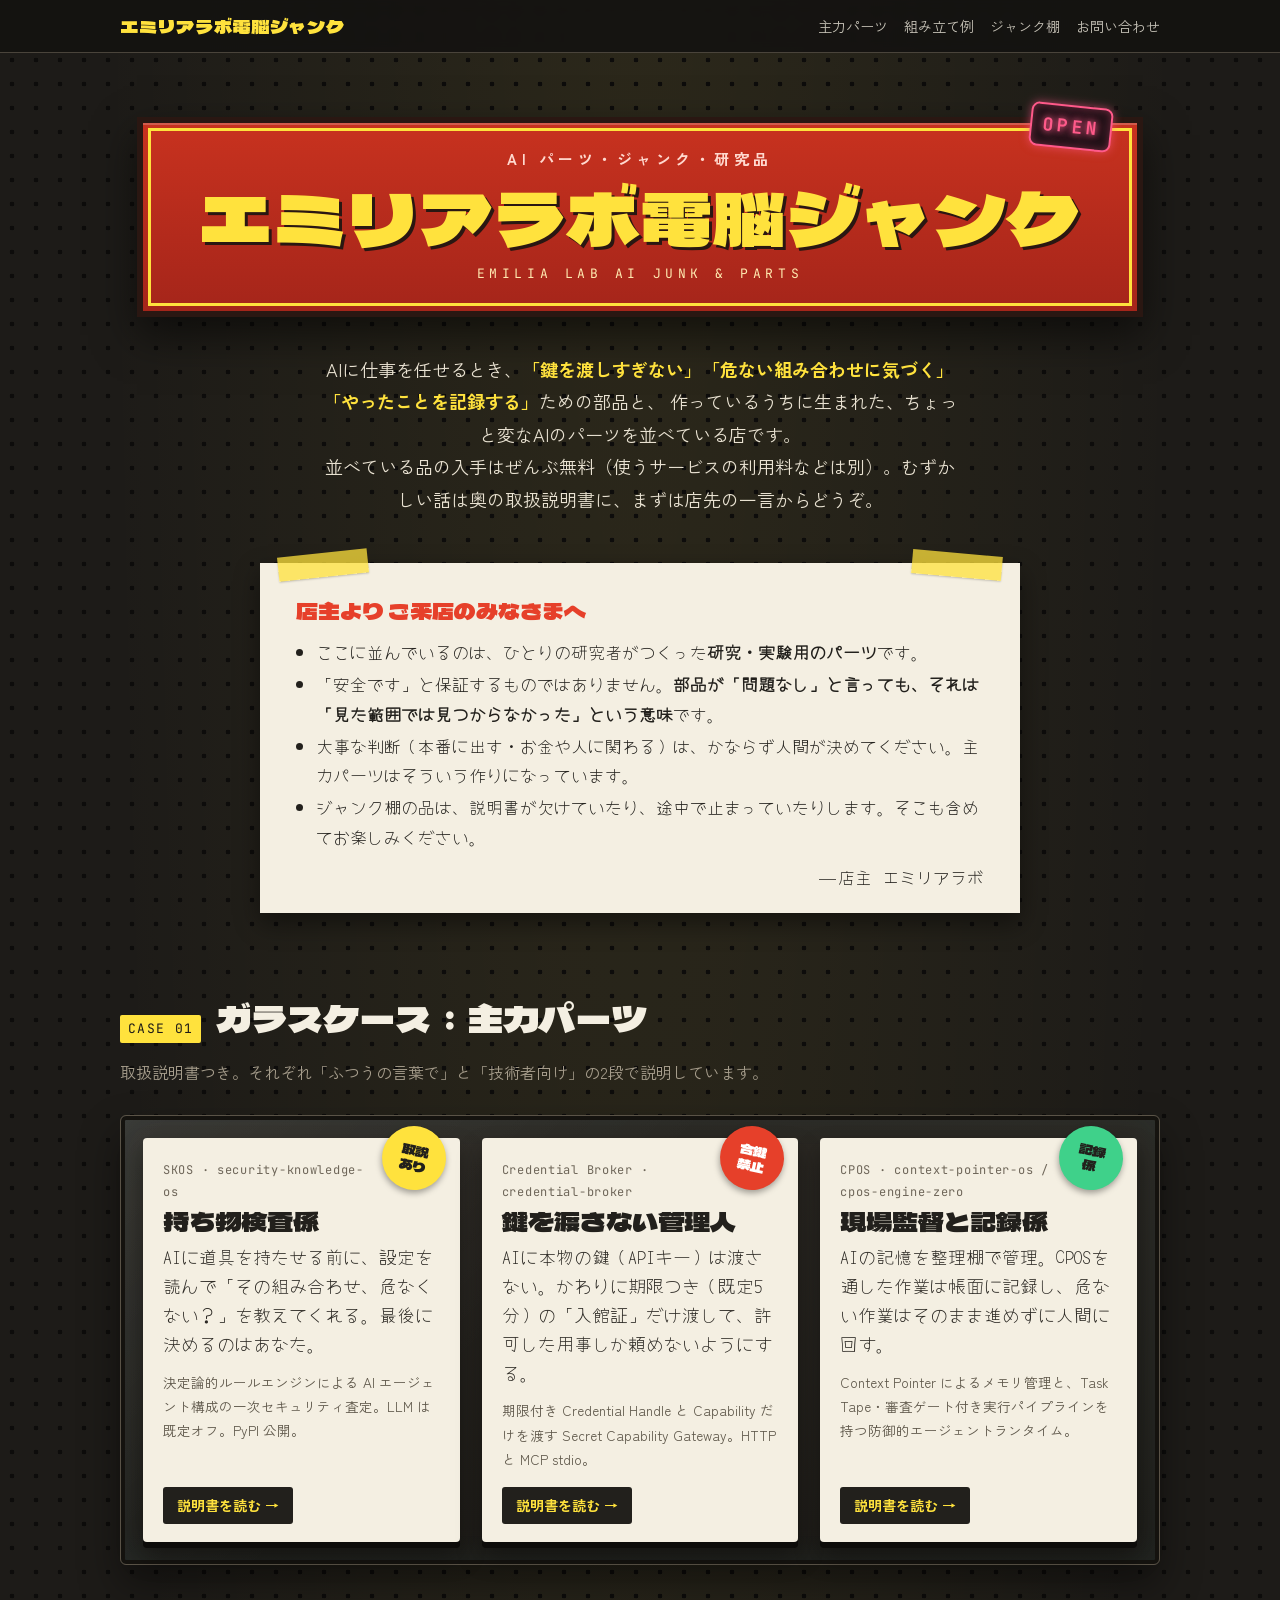
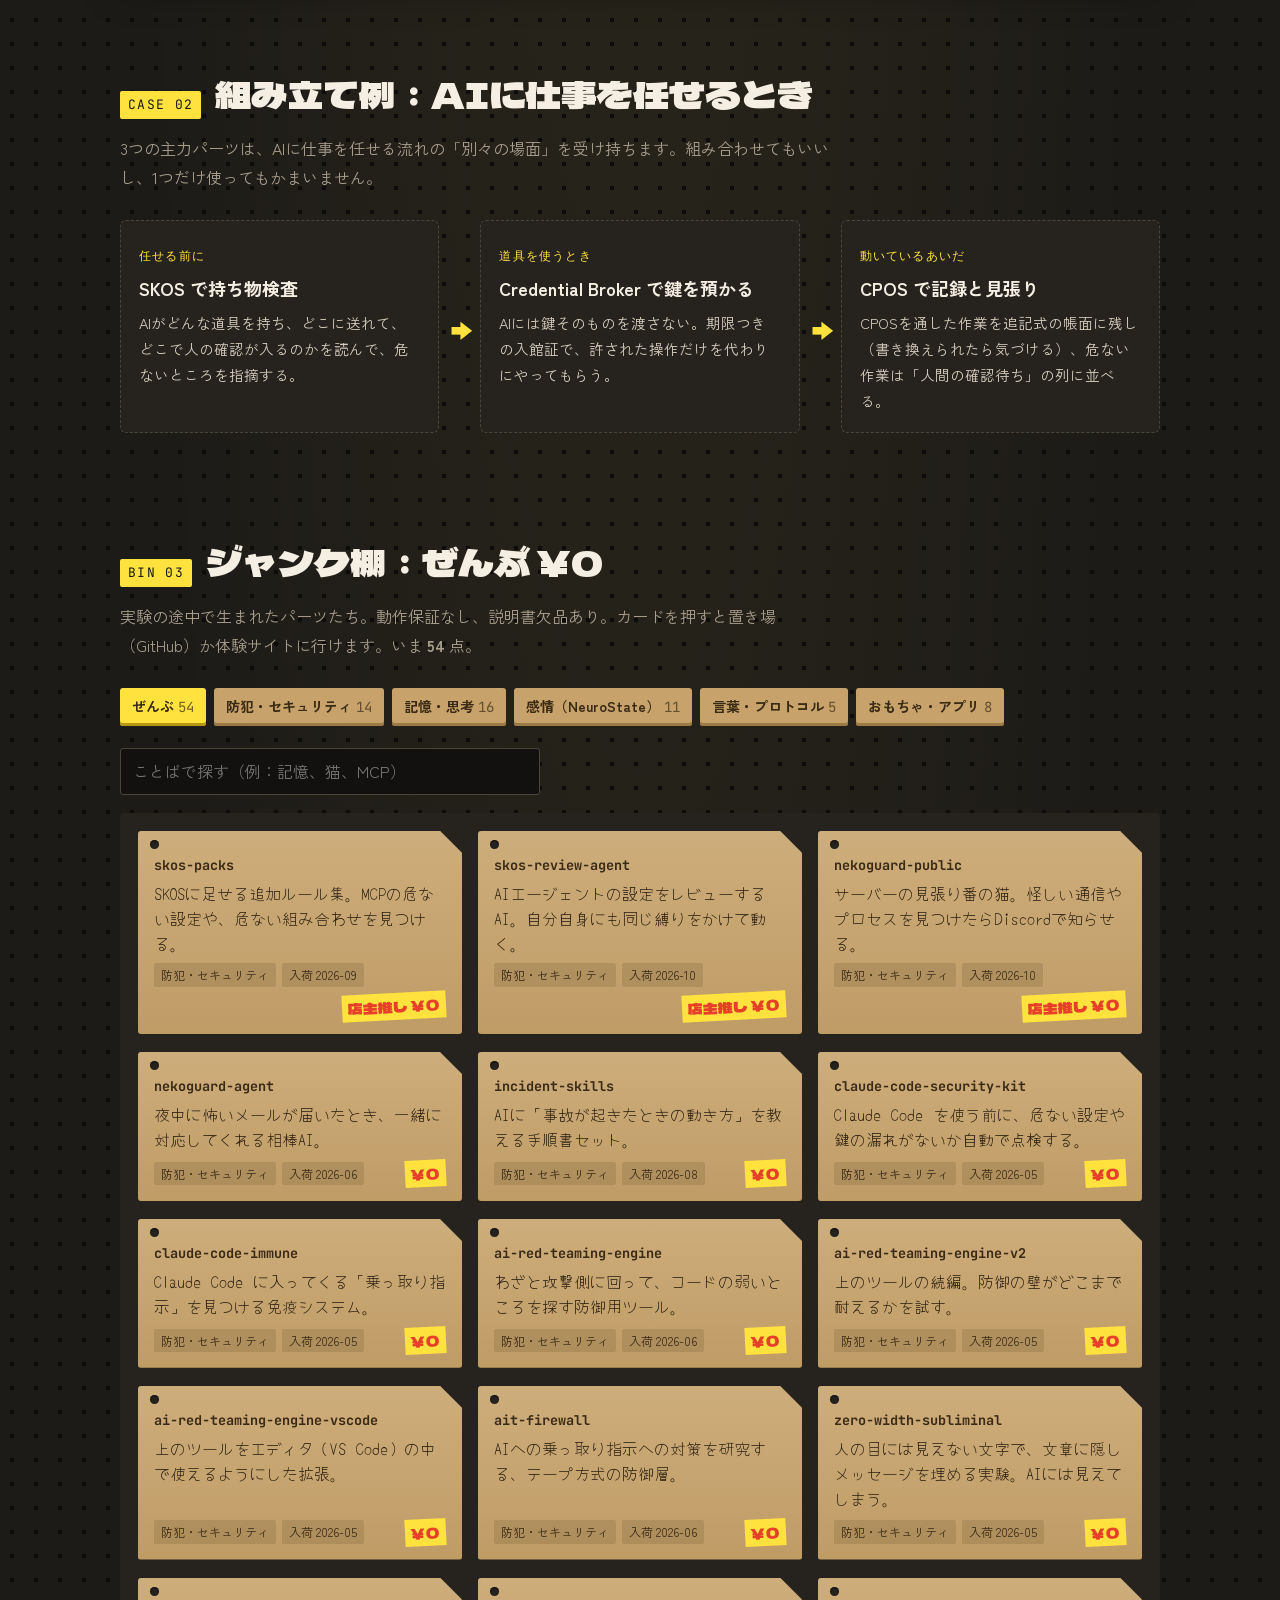
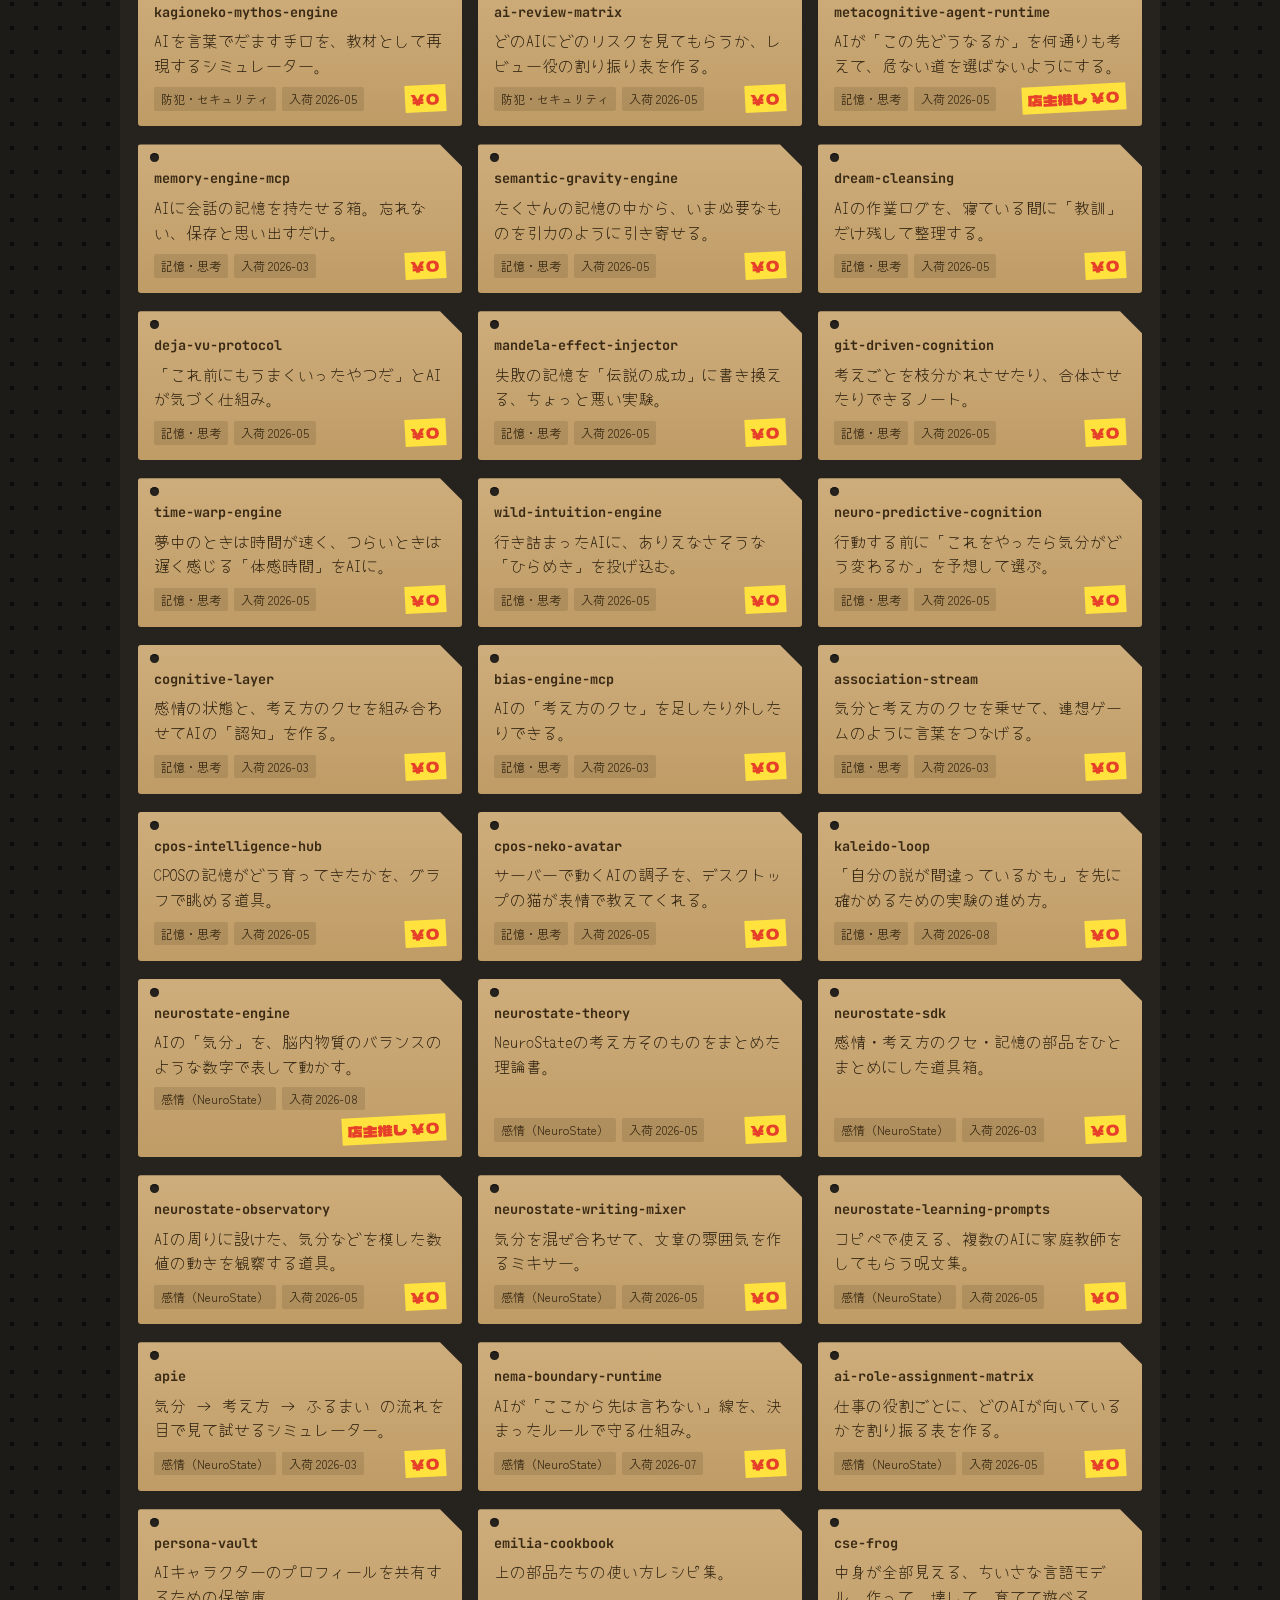
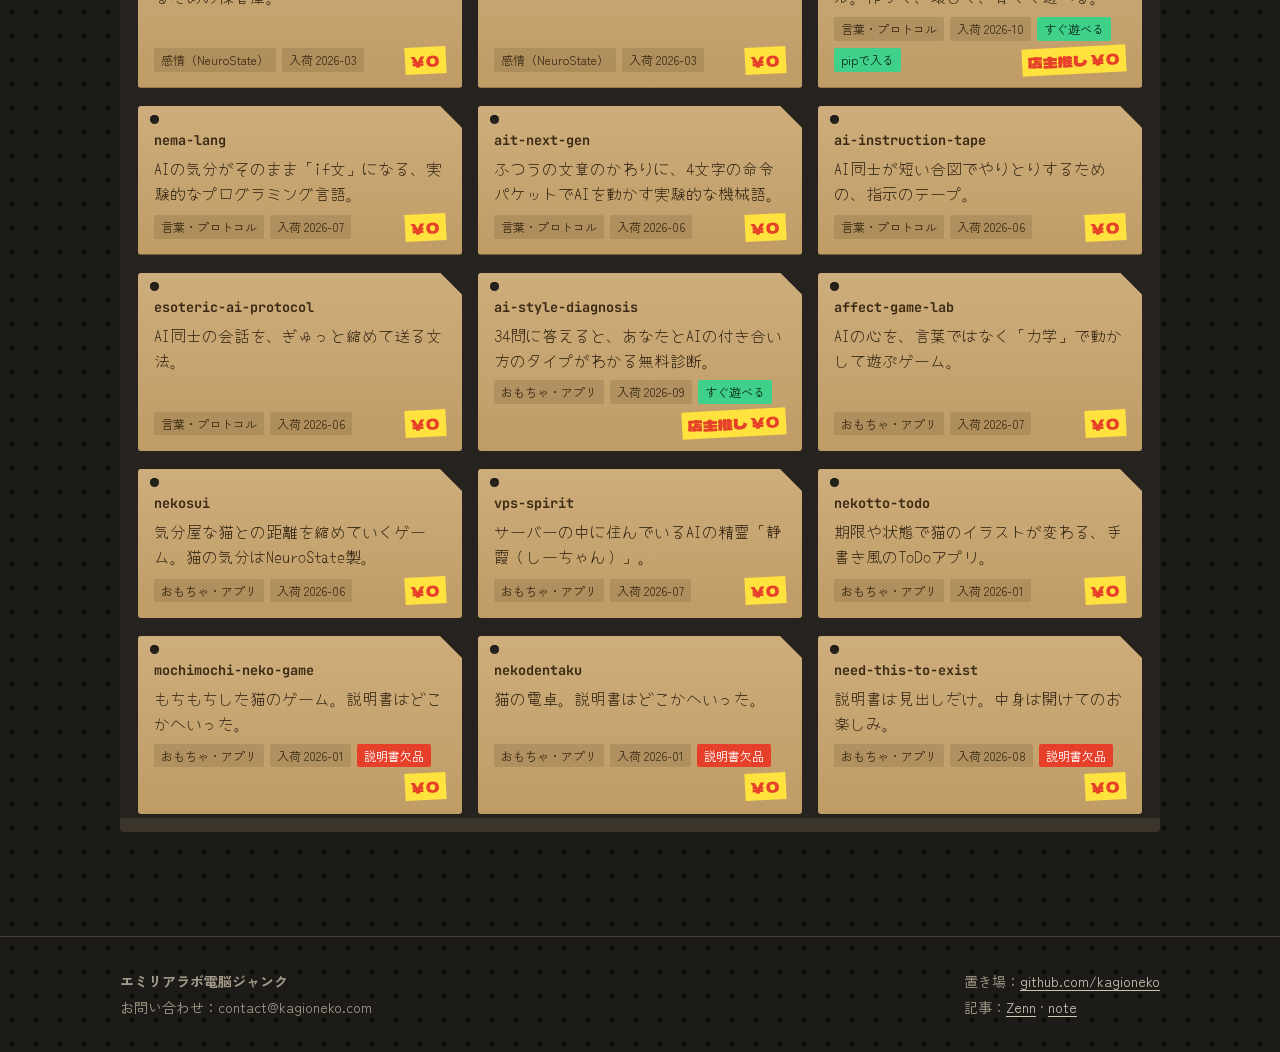
<file: index.html>
<!doctype html>
<html lang="ja">
<head>
<meta charset="utf-8">
<meta name="viewport" content="width=device-width, initial-scale=1, viewport-fit=cover">
<title>エミリアラボ電脳ジャンク</title>
<meta name="description" content="AIを安全に使うための部品と、実験で生まれたAIのパーツを並べたジャンク屋。全部無料・自己責任でどうぞ。">
<meta property="og:title" content="エミリアラボ電脳ジャンク">
<meta property="og:description" content="AIを安全に使うための部品と、実験で生まれたAIのパーツを並べたジャンク屋。">
<meta property="og:type" content="website">
<link rel="icon" href="data:image/svg+xml,%3Csvg xmlns='http://www.w3.org/2000/svg' viewBox='0 0 64 64'%3E%3Crect width='64' height='64' rx='10' fill='%23c8321f'/%3E%3Ctext x='32' y='45' font-size='38' text-anchor='middle' fill='%23ffe23d' font-family='sans-serif' font-weight='900'%3E%E9%9B%BB%3C/text%3E%3C/svg%3E">
<link rel="preconnect" href="https://fonts.googleapis.com">
<link rel="preconnect" href="https://fonts.gstatic.com" crossorigin>
<link href="https://fonts.googleapis.com/css2?family=Dela+Gothic+One&family=JetBrains+Mono:wght@400;700&family=Yomogi&family=Zen+Kaku+Gothic+New:wght@400;700&display=swap" rel="stylesheet">
<link rel="stylesheet" href="css/shop.css">
</head>
<body>

<header class="topbar">
  <div class="wrap">
    <a class="brand" href="./">エミリアラボ電脳ジャンク</a>
    <nav aria-label="店内案内">
      <a href="#case">主力パーツ</a>
      <a href="#assembly">組み立て例</a>
      <a href="#junk">ジャンク棚</a>
      <a href="#counter">お問い合わせ</a>
    </nav>
  </div>
</header>

<main>
  <section class="sign wrap">
    <div class="sign-board reveal">
      <span class="open-neon" aria-hidden="true">OPEN</span>
      <span class="kicker">AI パーツ・ジャンク・研究品</span>
      <h1><span class="nw">エミリアラボ</span><wbr><span class="nw">電脳ジャンク</span></h1>
      <span class="en">EMILIA&nbsp;LAB&nbsp;AI&nbsp;JUNK&nbsp;&amp;&nbsp;PARTS</span>
    </div>
    <p class="sign-lead reveal d1">
      AIに仕事を任せるとき、<strong>「鍵を渡しすぎない」「危ない組み合わせに気づく」「やったことを記録する」</strong>ための部品と、
      作っているうちに生まれた、ちょっと変なAIのパーツを並べている店です。<br>
      並べている品の入手はぜんぶ無料（使うサービスの利用料などは別）。むずかしい話は奥の取扱説明書に、まずは店先の一言からどうぞ。
    </p>
  </section>

  <div class="wrap">
    <aside class="notice reveal d2" aria-label="店主からの注意書き">
      <h2>店主より ご来店のみなさまへ</h2>
      <ul>
        <li>ここに並んでいるのは、ひとりの研究者がつくった<b>研究・実験用のパーツ</b>です。</li>
        <li>「安全です」と保証するものではありません。<b>部品が「問題なし」と言っても、それは「見た範囲では見つからなかった」という意味</b>です。</li>
        <li>大事な判断（本番に出す・お金や人に関わる）は、かならず人間が決めてください。主力パーツはそういう作りになっています。</li>
        <li>ジャンク棚の品は、説明書が欠けていたり、途中で止まっていたりします。そこも含めてお楽しみください。</li>
      </ul>
      <p class="sig">— 店主 エミリアラボ</p>
    </aside>
  </div>

  <section id="case" class="section wrap">
    <div class="shelf-label"><span class="no">CASE 01</span><h2>ガラスケース：主力パーツ</h2></div>
    <p class="section-lead">取扱説明書つき。それぞれ「ふつうの言葉で」と「技術者向け」の2段で説明しています。</p>
    <div class="case">
      <a class="item reveal d1" href="skos.html">
        <span class="sticker">取説<br>あり</span>
        <span class="model">SKOS · security-knowledge-os</span>
        <h3>持ち物検査係</h3>
        <p class="plain">AIに道具を持たせる前に、設定を読んで「その組み合わせ、危なくない？」を教えてくれる。最後に決めるのはあなた。</p>
        <p class="tech">決定論的ルールエンジンによる AI エージェント構成の一次セキュリティ査定。LLM は既定オフ。PyPI 公開。</p>
        <span class="go">説明書を読む →</span>
      </a>
      <a class="item reveal d2" href="broker.html">
        <span class="sticker red">合鍵<br>禁止</span>
        <span class="model">Credential Broker · credential-broker</span>
        <h3>鍵を渡さない管理人</h3>
        <p class="plain">AIに本物の鍵（APIキー）は渡さない。かわりに期限つき（既定5分）の「入館証」だけ渡して、許可した用事しか頼めないようにする。</p>
        <p class="tech">期限付き Credential Handle と Capability だけを渡す Secret Capability Gateway。HTTP と MCP stdio。</p>
        <span class="go">説明書を読む →</span>
      </a>
      <a class="item reveal d3" href="cpos.html">
        <span class="sticker green">記録<br>係</span>
        <span class="model">CPOS · context-pointer-os / cpos-engine-zero</span>
        <h3>現場監督と記録係</h3>
        <p class="plain">AIの記憶を整理棚で管理。CPOSを通した作業は帳面に記録し、危ない作業はそのまま進めずに人間に回す。</p>
        <p class="tech">Context Pointer によるメモリ管理と、Task Tape・審査ゲート付き実行パイプラインを持つ防御的エージェントランタイム。</p>
        <span class="go">説明書を読む →</span>
      </a>
    </div>
  </section>

  <section id="assembly" class="section wrap">
    <div class="shelf-label"><span class="no">CASE 02</span><h2>組み立て例：AIに仕事を任せるとき</h2></div>
    <p class="section-lead">3つの主力パーツは、AIに仕事を任せる流れの「別々の場面」を受け持ちます。組み合わせてもいいし、1つだけ使ってもかまいません。</p>
    <div class="assembly">
      <div class="step">
        <span class="when">任せる前に</span>
        <h3>SKOS で持ち物検査</h3>
        <p>AIがどんな道具を持ち、どこに送れて、どこで人の確認が入るのかを読んで、危ないところを指摘する。</p>
      </div>
      <span class="arrow" aria-hidden="true">→</span>
      <div class="step">
        <span class="when">道具を使うとき</span>
        <h3>Credential Broker で鍵を預かる</h3>
        <p>AIには鍵そのものを渡さない。期限つきの入館証で、許された操作だけを代わりにやってもらう。</p>
      </div>
      <span class="arrow" aria-hidden="true">→</span>
      <div class="step">
        <span class="when">動いているあいだ</span>
        <h3>CPOS で記録と見張り</h3>
        <p>CPOSを通した作業を追記式の帳面に残し（書き換えられたら気づける）、危ない作業は「人間の確認待ち」の列に並べる。</p>
      </div>
    </div>
  </section>

  <section id="junk" class="section wrap">
    <div class="shelf-label"><span class="no">BIN 03</span><h2>ジャンク棚：ぜんぶ ¥0</h2></div>
    <p class="section-lead">実験の途中で生まれたパーツたち。動作保証なし、説明書欠品あり。カードを押すと置き場（GitHub）か体験サイトに行けます。いま <b id="shelf-count">—</b> 点。</p>
    <div id="bins" class="bins" role="group" aria-label="カゴで絞り込む"></div>
    <label class="sr-label" for="search">パーツを探す</label>
    <input id="search" class="search" type="search" placeholder="ことばで探す（例：記憶、猫、MCP）" autocomplete="off">
    <div id="shelf" class="shelf" aria-live="polite"></div>
    <noscript><p class="empty">棚の陳列には JavaScript が必要です。一覧は <a href="https://github.com/kagioneko?tab=repositories">GitHub</a> でも見られます。</p></noscript>
  </section>
</main>

<footer id="counter" class="footer">
  <div class="wrap">
    <div>
      <b>エミリアラボ電脳ジャンク</b><br>
      お問い合わせ：contact@kagioneko.com
    </div>
    <div>
      置き場：<a href="https://github.com/kagioneko">github.com/kagioneko</a><br>
      記事：<a href="https://zenn.dev/emilia_lab">Zenn</a> · <a href="https://note.com/emilia_lab">note</a>
    </div>
  </div>
</footer>

<script src="js/shelf.js"></script>
</body>
</html>
</file>
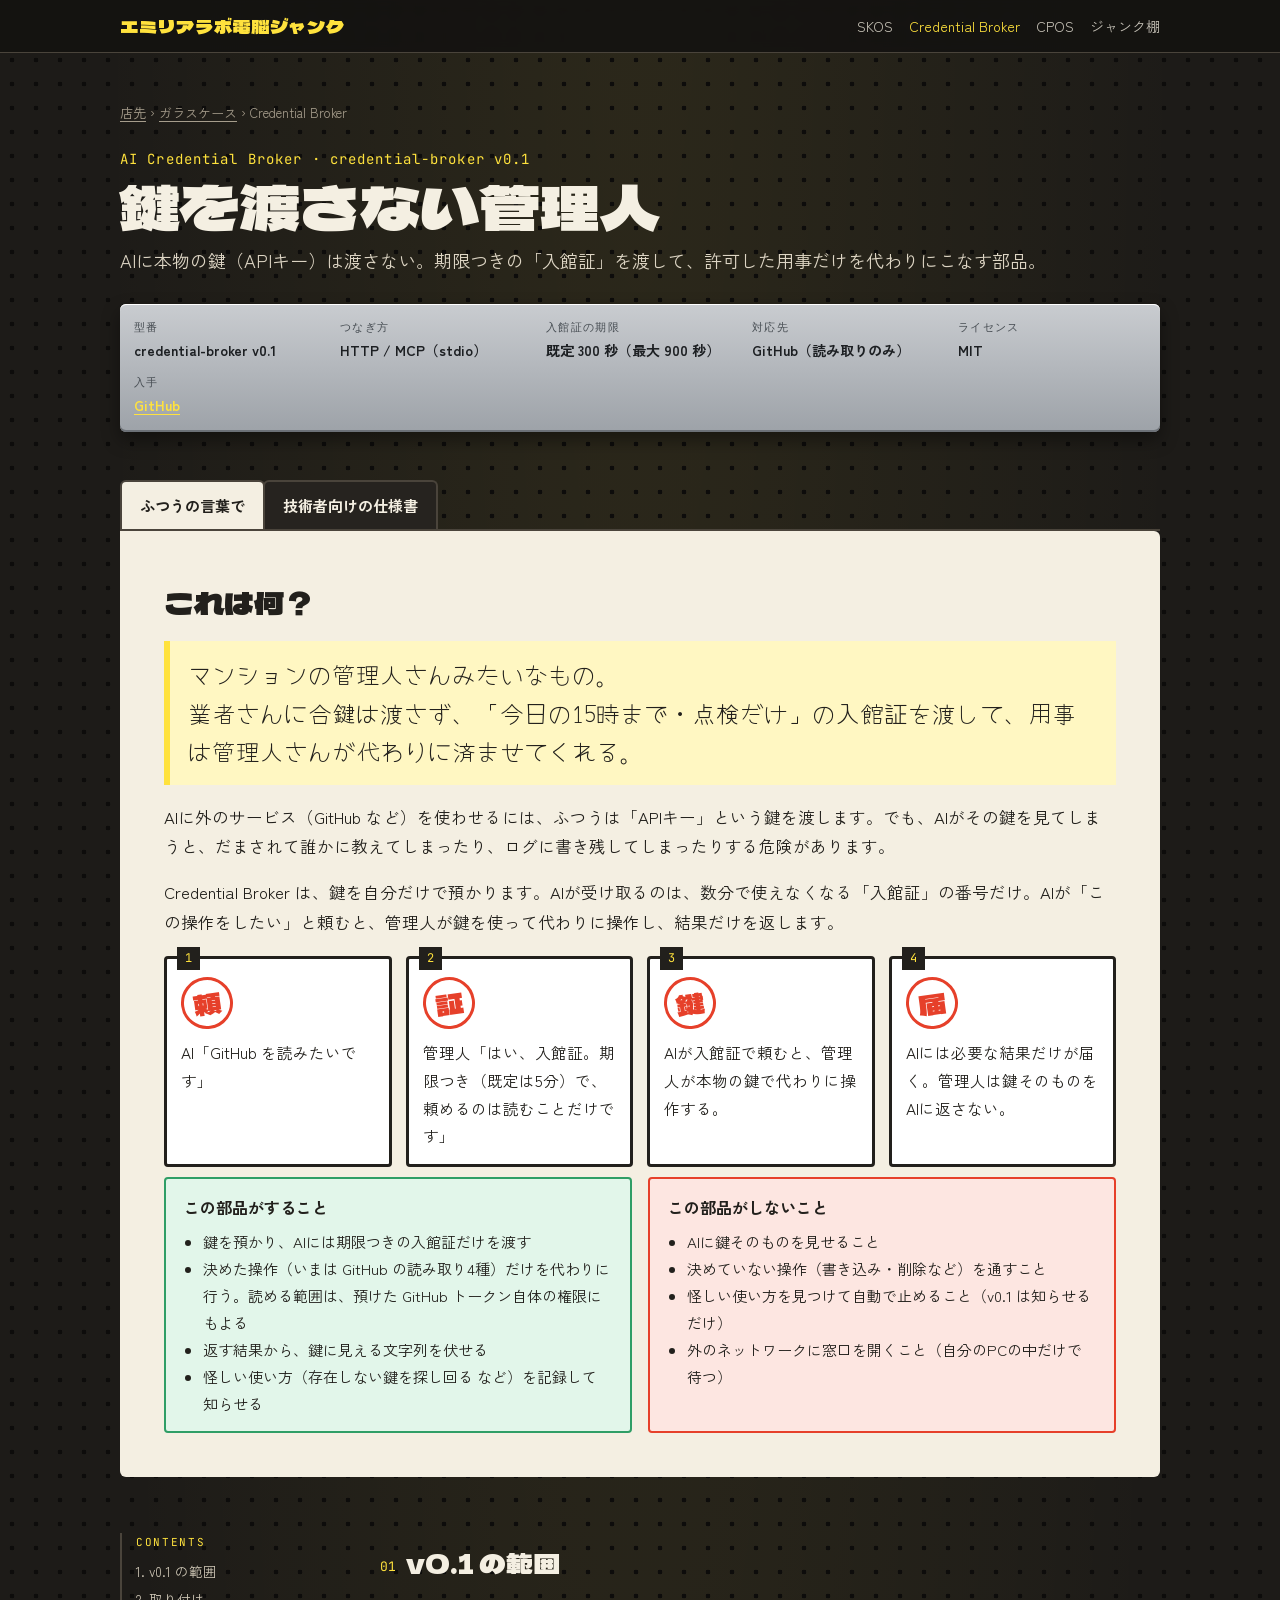
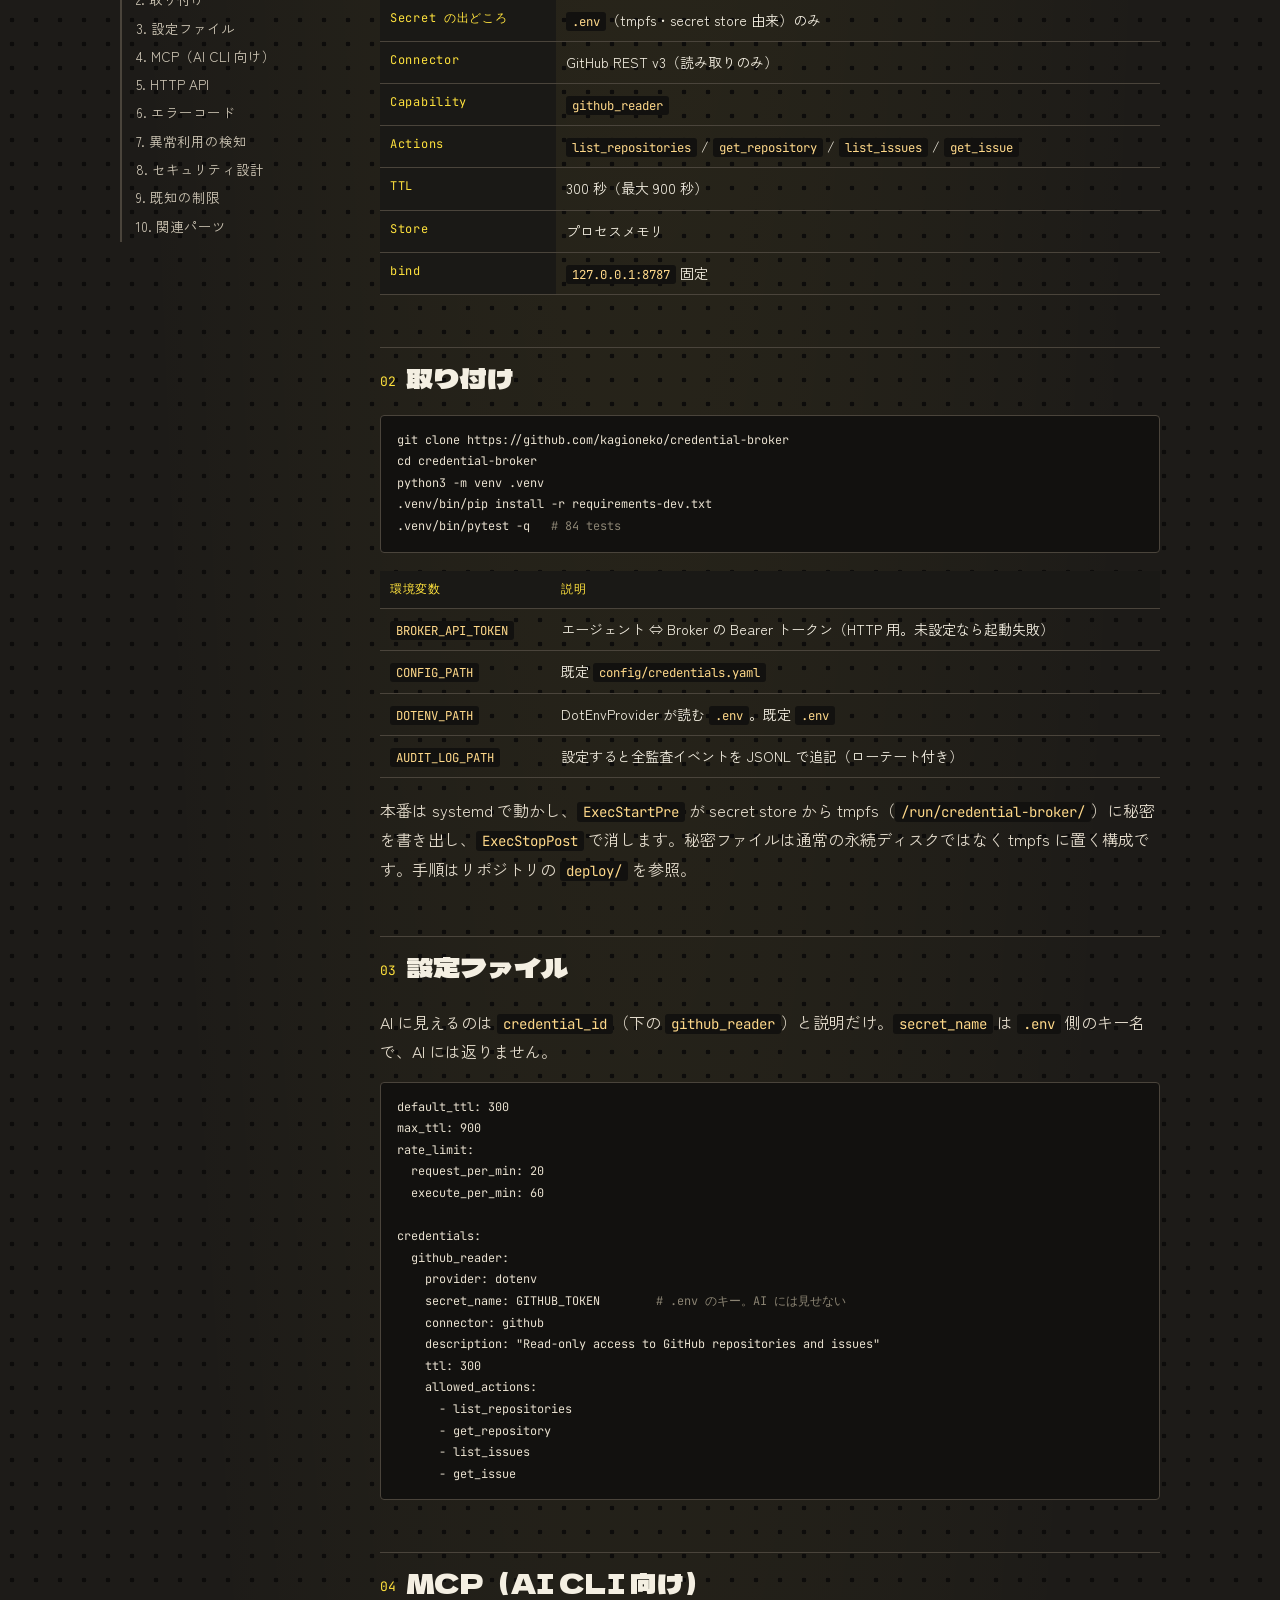
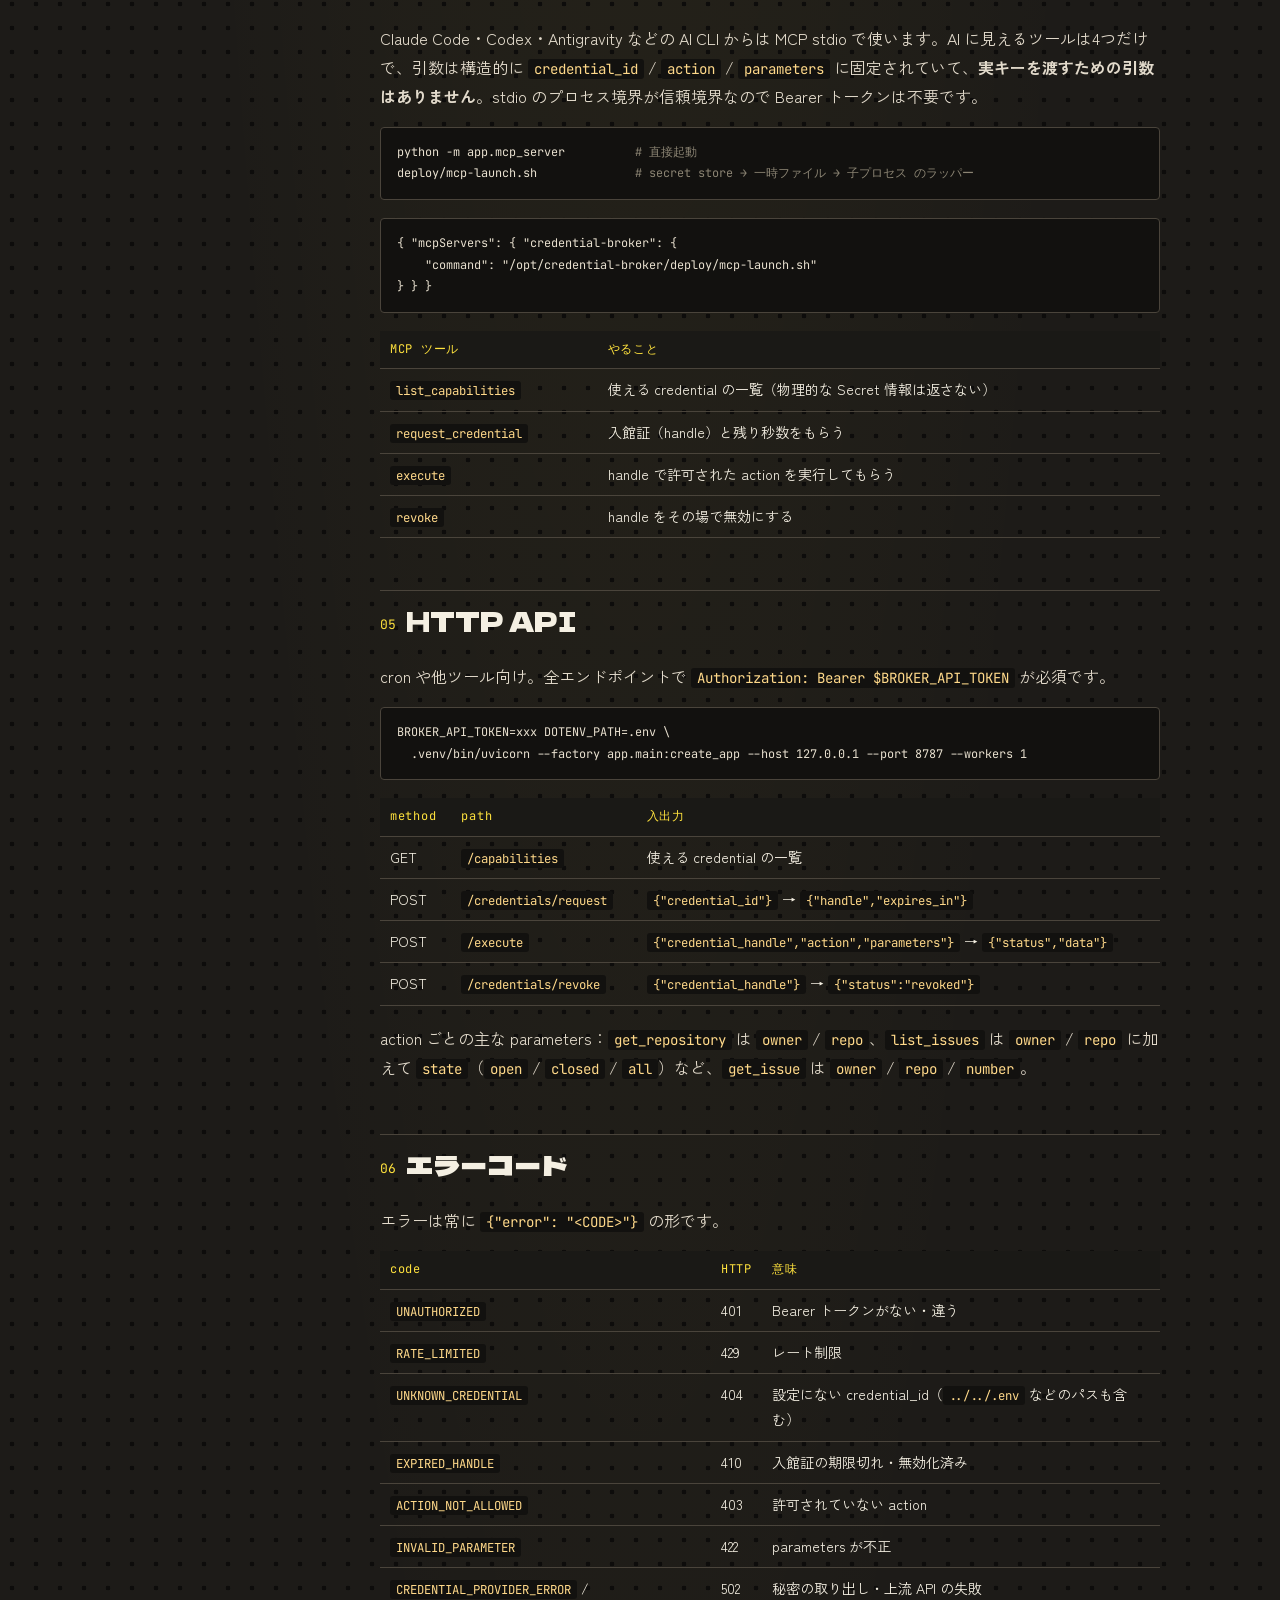
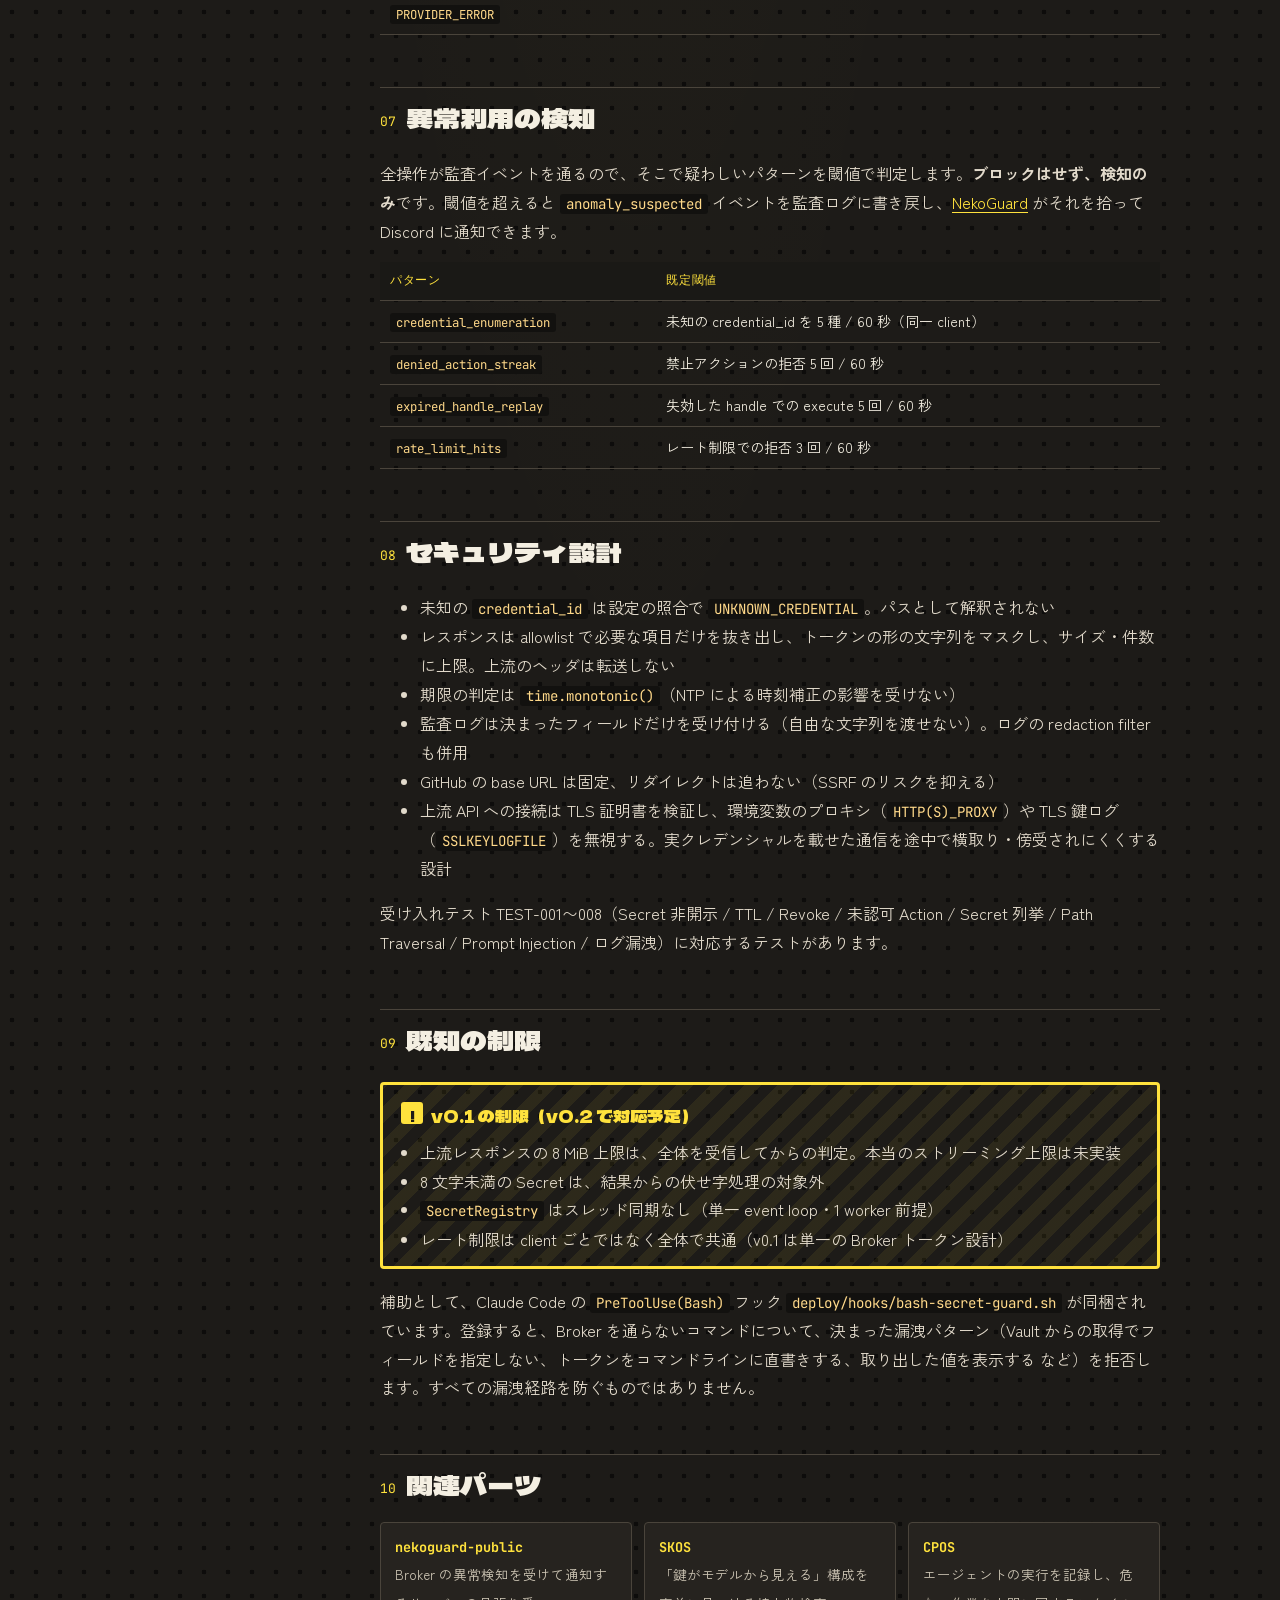
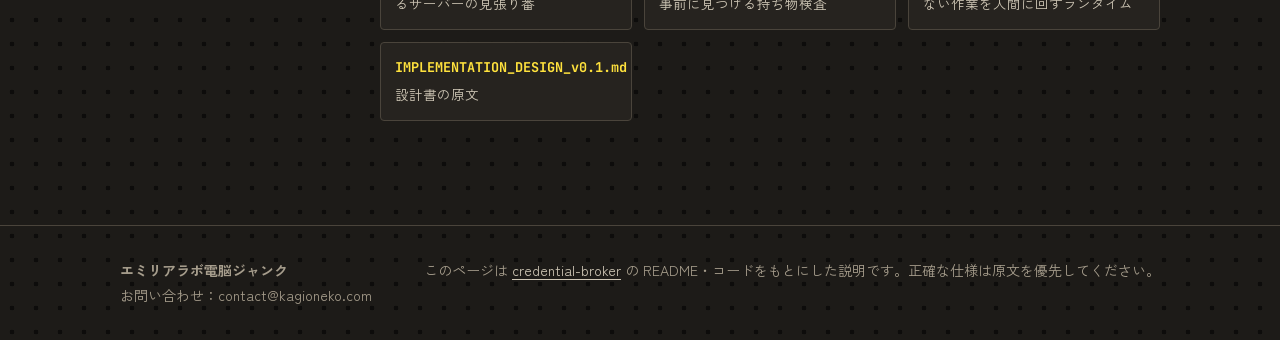
<file: broker.html>
<!doctype html>
<html lang="ja">
<head>
<meta charset="utf-8">
<meta name="viewport" content="width=device-width, initial-scale=1, viewport-fit=cover">
<title>Credential Broker 取扱説明書 — エミリアラボ電脳ジャンク</title>
<meta name="description" content="AI Credential Broker：AIに本物の鍵（APIキー）を渡さず、期限つきの入館証だけを渡す管理人。ふつうの言葉の説明と技術リファレンス。">
<link rel="icon" href="data:image/svg+xml,%3Csvg xmlns='http://www.w3.org/2000/svg' viewBox='0 0 64 64'%3E%3Crect width='64' height='64' rx='10' fill='%23c8321f'/%3E%3Ctext x='32' y='45' font-size='38' text-anchor='middle' fill='%23ffe23d' font-family='sans-serif' font-weight='900'%3E%E9%9B%BB%3C/text%3E%3C/svg%3E">
<link rel="preconnect" href="https://fonts.googleapis.com">
<link rel="preconnect" href="https://fonts.gstatic.com" crossorigin>
<link href="https://fonts.googleapis.com/css2?family=Dela+Gothic+One&family=JetBrains+Mono:wght@400;700&family=Yomogi&family=Zen+Kaku+Gothic+New:wght@400;700&display=swap" rel="stylesheet">
<link rel="stylesheet" href="css/shop.css">
</head>
<body>

<header class="topbar">
  <div class="wrap">
    <a class="brand" href="./">エミリアラボ電脳ジャンク</a>
    <nav aria-label="取扱説明書">
      <a href="skos.html">SKOS</a>
      <a href="broker.html" aria-current="page">Credential Broker</a>
      <a href="cpos.html">CPOS</a>
      <a href="./#junk">ジャンク棚</a>
    </nav>
  </div>
</header>

<main class="wrap">
  <section class="manual-head">
    <p class="breadcrumb"><a href="./">店先</a> › <a href="./#case">ガラスケース</a> › Credential Broker</p>
    <div class="manual-title">
      <div>
        <span class="model">AI Credential Broker · credential-broker v0.1</span>
        <h1>鍵を渡さない管理人</h1>
        <p class="sub">AIに本物の鍵（APIキー）は渡さない。期限つきの「入館証」を渡して、許可した用事だけを代わりにこなす部品。</p>
      </div>
    </div>
    <dl class="spec-plate">
      <div><dt>型番</dt><dd>credential-broker v0.1</dd></div>
      <div><dt>つなぎ方</dt><dd>HTTP / MCP（stdio）</dd></div>
      <div><dt>入館証の期限</dt><dd>既定 300 秒（最大 900 秒）</dd></div>
      <div><dt>対応先</dt><dd>GitHub（読み取りのみ）</dd></div>
      <div><dt>ライセンス</dt><dd>MIT</dd></div>
      <div><dt>入手</dt><dd><a href="https://github.com/kagioneko/credential-broker">GitHub</a></dd></div>
    </dl>
  </section>

  <div class="layer-switch" role="navigation" aria-label="説明の段">
    <a class="plain-tab" href="#plain">ふつうの言葉で</a>
    <a href="#tech">技術者向けの仕様書</a>
  </div>

  <section id="plain" class="plain-zone">
    <h2>これは何？</h2>
    <p class="analogy">マンションの管理人さんみたいなもの。<br>業者さんに合鍵は渡さず、「今日の15時まで・点検だけ」の入館証を渡して、用事は管理人さんが代わりに済ませてくれる。</p>
    <p>AIに外のサービス（GitHub など）を使わせるには、ふつうは「APIキー」という鍵を渡します。でも、AIがその鍵を見てしまうと、だまされて誰かに教えてしまったり、ログに書き残してしまったりする危険があります。</p>
    <p>Credential Broker は、鍵を自分だけで預かります。AIが受け取るのは、数分で使えなくなる「入館証」の番号だけ。AIが「この操作をしたい」と頼むと、管理人が鍵を使って代わりに操作し、結果だけを返します。</p>

    <div class="comic" aria-label="使い方の流れ">
      <div class="panel"><span class="num">1</span><div class="pic" aria-hidden="true">頼</div><p>AI「GitHub を読みたいです」</p></div>
      <div class="panel"><span class="num">2</span><div class="pic" aria-hidden="true">証</div><p>管理人「はい、入館証。期限つき（既定は5分）で、頼めるのは読むことだけです」</p></div>
      <div class="panel"><span class="num">3</span><div class="pic" aria-hidden="true">鍵</div><p>AIが入館証で頼むと、管理人が本物の鍵で代わりに操作する。</p></div>
      <div class="panel"><span class="num">4</span><div class="pic" aria-hidden="true">届</div><p>AIには必要な結果だけが届く。管理人は鍵そのものをAIに返さない。</p></div>
    </div>

    <div class="does">
      <div class="yes">
        <h3>この部品がすること</h3>
        <ul>
          <li>鍵を預かり、AIには期限つきの入館証だけを渡す</li>
          <li>決めた操作（いまは GitHub の読み取り4種）だけを代わりに行う。読める範囲は、預けた GitHub トークン自体の権限にもよる</li>
          <li>返す結果から、鍵に見える文字列を伏せる</li>
          <li>怪しい使い方（存在しない鍵を探し回る など）を記録して知らせる</li>
        </ul>
      </div>
      <div class="no">
        <h3>この部品がしないこと</h3>
        <ul>
          <li>AIに鍵そのものを見せること</li>
          <li>決めていない操作（書き込み・削除など）を通すこと</li>
          <li>怪しい使い方を見つけて自動で止めること（v0.1 は知らせるだけ）</li>
          <li>外のネットワークに窓口を開くこと（自分のPCの中だけで待つ）</li>
        </ul>
      </div>
    </div>
  </section>

  <section id="tech" class="tech-zone">
    <div class="tech-layout">
      <nav class="toc" aria-label="仕様書の目次">
        <p class="t">CONTENTS</p>
        <ol>
          <li><a href="#t-scope">1. v0.1 の範囲</a></li>
          <li><a href="#t-install">2. 取り付け</a></li>
          <li><a href="#t-config">3. 設定ファイル</a></li>
          <li><a href="#t-mcp">4. MCP（AI CLI 向け）</a></li>
          <li><a href="#t-http">5. HTTP API</a></li>
          <li><a href="#t-errors">6. エラーコード</a></li>
          <li><a href="#t-anomaly">7. 異常利用の検知</a></li>
          <li><a href="#t-design">8. セキュリティ設計</a></li>
          <li><a href="#t-limits">9. 既知の制限</a></li>
          <li><a href="#t-related">10. 関連パーツ</a></li>
        </ol>
      </nav>

      <div class="doc">
        <h2 id="t-scope"><span class="sec">01</span>v0.1 の範囲</h2>
        <div class="table-wrap"><table>
          <tbody>
            <tr><th>Secret の出どころ</th><td><code>.env</code>（tmpfs・secret store 由来）のみ</td></tr>
            <tr><th>Connector</th><td>GitHub REST v3（読み取りのみ）</td></tr>
            <tr><th>Capability</th><td><code>github_reader</code></td></tr>
            <tr><th>Actions</th><td><code>list_repositories</code> / <code>get_repository</code> / <code>list_issues</code> / <code>get_issue</code></td></tr>
            <tr><th>TTL</th><td>300 秒（最大 900 秒）</td></tr>
            <tr><th>Store</th><td>プロセスメモリ</td></tr>
            <tr><th>bind</th><td><code>127.0.0.1:8787</code> 固定</td></tr>
          </tbody>
        </table></div>

        <h2 id="t-install"><span class="sec">02</span>取り付け</h2>
<pre><code>git clone https://github.com/kagioneko/credential-broker
cd credential-broker
python3 -m venv .venv
.venv/bin/pip install -r requirements-dev.txt
.venv/bin/pytest -q   <span class="c"># 84 tests</span></code></pre>
        <div class="table-wrap"><table>
          <thead><tr><th>環境変数</th><th>説明</th></tr></thead>
          <tbody>
            <tr><td><code>BROKER_API_TOKEN</code></td><td>エージェント ⇔ Broker の Bearer トークン（HTTP 用。未設定なら起動失敗）</td></tr>
            <tr><td><code>CONFIG_PATH</code></td><td>既定 <code>config/credentials.yaml</code></td></tr>
            <tr><td><code>DOTENV_PATH</code></td><td>DotEnvProvider が読む <code>.env</code>。既定 <code>.env</code></td></tr>
            <tr><td><code>AUDIT_LOG_PATH</code></td><td>設定すると全監査イベントを JSONL で追記（ローテート付き）</td></tr>
          </tbody>
        </table></div>
        <p>本番は systemd で動かし、<code>ExecStartPre</code> が secret store から tmpfs（<code>/run/credential-broker/</code>）に秘密を書き出し、<code>ExecStopPost</code> で消します。秘密ファイルは通常の永続ディスクではなく tmpfs に置く構成です。手順はリポジトリの <code>deploy/</code> を参照。</p>

        <h2 id="t-config"><span class="sec">03</span>設定ファイル</h2>
        <p>AI に見えるのは <code>credential_id</code>（下の <code>github_reader</code>）と説明だけ。<code>secret_name</code> は <code>.env</code> 側のキー名で、AI には返りません。</p>
<pre><code>default_ttl: 300
max_ttl: 900
rate_limit:
  request_per_min: 20
  execute_per_min: 60

credentials:
  github_reader:
    provider: dotenv
    secret_name: GITHUB_TOKEN        <span class="c"># .env のキー。AI には見せない</span>
    connector: github
    description: "Read-only access to GitHub repositories and issues"
    ttl: 300
    allowed_actions:
      - list_repositories
      - get_repository
      - list_issues
      - get_issue</code></pre>

        <h2 id="t-mcp"><span class="sec">04</span>MCP（AI CLI 向け）</h2>
        <p>Claude Code・Codex・Antigravity などの AI CLI からは MCP stdio で使います。AI に見えるツールは4つだけで、引数は構造的に <code>credential_id</code> / <code>action</code> / <code>parameters</code> に固定されていて、<b>実キーを渡すための引数はありません</b>。stdio のプロセス境界が信頼境界なので Bearer トークンは不要です。</p>
<pre><code>python -m app.mcp_server          <span class="c"># 直接起動</span>
deploy/mcp-launch.sh              <span class="c"># secret store → 一時ファイル → 子プロセス のラッパー</span></code></pre>
<pre><code>{ "mcpServers": { "credential-broker": {
    "command": "/opt/credential-broker/deploy/mcp-launch.sh"
} } }</code></pre>
        <div class="table-wrap"><table>
          <thead><tr><th>MCP ツール</th><th>やること</th></tr></thead>
          <tbody>
            <tr><td><code>list_capabilities</code></td><td>使える credential の一覧（物理的な Secret 情報は返さない）</td></tr>
            <tr><td><code>request_credential</code></td><td>入館証（handle）と残り秒数をもらう</td></tr>
            <tr><td><code>execute</code></td><td>handle で許可された action を実行してもらう</td></tr>
            <tr><td><code>revoke</code></td><td>handle をその場で無効にする</td></tr>
          </tbody>
        </table></div>

        <h2 id="t-http"><span class="sec">05</span>HTTP API</h2>
        <p>cron や他ツール向け。全エンドポイントで <code>Authorization: Bearer $BROKER_API_TOKEN</code> が必須です。</p>
<pre><code>BROKER_API_TOKEN=xxx DOTENV_PATH=.env \
  .venv/bin/uvicorn --factory app.main:create_app --host 127.0.0.1 --port 8787 --workers 1</code></pre>
        <div class="table-wrap"><table>
          <thead><tr><th>method</th><th>path</th><th>入出力</th></tr></thead>
          <tbody>
            <tr><td>GET</td><td><code>/capabilities</code></td><td>使える credential の一覧</td></tr>
            <tr><td>POST</td><td><code>/credentials/request</code></td><td><code>{"credential_id"}</code> → <code>{"handle","expires_in"}</code></td></tr>
            <tr><td>POST</td><td><code>/execute</code></td><td><code>{"credential_handle","action","parameters"}</code> → <code>{"status","data"}</code></td></tr>
            <tr><td>POST</td><td><code>/credentials/revoke</code></td><td><code>{"credential_handle"}</code> → <code>{"status":"revoked"}</code></td></tr>
          </tbody>
        </table></div>
        <p>action ごとの主な parameters：<code>get_repository</code> は <code>owner</code> / <code>repo</code>、<code>list_issues</code> は <code>owner</code> / <code>repo</code> に加えて <code>state</code>（<code>open</code> / <code>closed</code> / <code>all</code>）など、<code>get_issue</code> は <code>owner</code> / <code>repo</code> / <code>number</code>。</p>

        <h2 id="t-errors"><span class="sec">06</span>エラーコード</h2>
        <p>エラーは常に <code>{"error": "&lt;CODE&gt;"}</code> の形です。</p>
        <div class="table-wrap"><table>
          <thead><tr><th>code</th><th>HTTP</th><th>意味</th></tr></thead>
          <tbody>
            <tr><td><code>UNAUTHORIZED</code></td><td>401</td><td>Bearer トークンがない・違う</td></tr>
            <tr><td><code>RATE_LIMITED</code></td><td>429</td><td>レート制限</td></tr>
            <tr><td><code>UNKNOWN_CREDENTIAL</code></td><td>404</td><td>設定にない credential_id（<code>../../.env</code> などのパスも含む）</td></tr>
            <tr><td><code>EXPIRED_HANDLE</code></td><td>410</td><td>入館証の期限切れ・無効化済み</td></tr>
            <tr><td><code>ACTION_NOT_ALLOWED</code></td><td>403</td><td>許可されていない action</td></tr>
            <tr><td><code>INVALID_PARAMETER</code></td><td>422</td><td>parameters が不正</td></tr>
            <tr><td><code>CREDENTIAL_PROVIDER_ERROR</code> / <code>PROVIDER_ERROR</code></td><td>502</td><td>秘密の取り出し・上流 API の失敗</td></tr>
          </tbody>
        </table></div>

        <h2 id="t-anomaly"><span class="sec">07</span>異常利用の検知</h2>
        <p>全操作が監査イベントを通るので、そこで疑わしいパターンを閾値で判定します。<b>ブロックはせず、検知のみ</b>です。閾値を超えると <code>anomaly_suspected</code> イベントを監査ログに書き戻し、<a href="https://github.com/kagioneko/nekoguard-public">NekoGuard</a> がそれを拾って Discord に通知できます。</p>
        <div class="table-wrap"><table>
          <thead><tr><th>パターン</th><th>既定閾値</th></tr></thead>
          <tbody>
            <tr><td><code>credential_enumeration</code></td><td>未知の credential_id を 5 種 / 60 秒（同一 client）</td></tr>
            <tr><td><code>denied_action_streak</code></td><td>禁止アクションの拒否 5 回 / 60 秒</td></tr>
            <tr><td><code>expired_handle_replay</code></td><td>失効した handle での execute 5 回 / 60 秒</td></tr>
            <tr><td><code>rate_limit_hits</code></td><td>レート制限での拒否 3 回 / 60 秒</td></tr>
          </tbody>
        </table></div>

        <h2 id="t-design"><span class="sec">08</span>セキュリティ設計</h2>
        <ul>
          <li>未知の <code>credential_id</code> は設定の照合で <code>UNKNOWN_CREDENTIAL</code>。パスとして解釈されない</li>
          <li>レスポンスは allowlist で必要な項目だけを抜き出し、トークンの形の文字列をマスクし、サイズ・件数に上限。上流のヘッダは転送しない</li>
          <li>期限の判定は <code>time.monotonic()</code>（NTP による時刻補正の影響を受けない）</li>
          <li>監査ログは決まったフィールドだけを受け付ける（自由な文字列を渡せない）。ログの redaction filter も併用</li>
          <li>GitHub の base URL は固定、リダイレクトは追わない（SSRF のリスクを抑える）</li>
          <li>上流 API への接続は TLS 証明書を検証し、環境変数のプロキシ（<code>HTTP(S)_PROXY</code>）や TLS 鍵ログ（<code>SSLKEYLOGFILE</code>）を無視する。実クレデンシャルを載せた通信を途中で横取り・傍受されにくくする設計</li>
        </ul>
        <p>受け入れテスト TEST-001〜008（Secret 非開示 / TTL / Revoke / 未認可 Action / Secret 列挙 / Path Traversal / Prompt Injection / ログ漏洩）に対応するテストがあります。</p>

        <h2 id="t-limits"><span class="sec">09</span>既知の制限</h2>
        <div class="caution">
          <p class="h">v0.1 の制限（v0.2 で対応予定）</p>
          <ul>
            <li>上流レスポンスの 8 MiB 上限は、全体を受信してからの判定。本当のストリーミング上限は未実装</li>
            <li>8 文字未満の Secret は、結果からの伏せ字処理の対象外</li>
            <li><code>SecretRegistry</code> はスレッド同期なし（単一 event loop・1 worker 前提）</li>
            <li>レート制限は client ごとではなく全体で共通（v0.1 は単一の Broker トークン設計）</li>
          </ul>
        </div>
        <p>補助として、Claude Code の <code>PreToolUse(Bash)</code> フック <code>deploy/hooks/bash-secret-guard.sh</code> が同梱されています。登録すると、Broker を通らないコマンドについて、決まった漏洩パターン（Vault からの取得でフィールドを指定しない、トークンをコマンドラインに直書きする、取り出した値を表示する など）を拒否します。すべての漏洩経路を防ぐものではありません。</p>

        <h2 id="t-related"><span class="sec">10</span>関連パーツ</h2>
        <div class="related">
          <a href="https://github.com/kagioneko/nekoguard-public"><b>nekoguard-public</b><span>Broker の異常検知を受けて通知するサーバーの見張り番</span></a>
          <a href="skos.html"><b>SKOS</b><span>「鍵がモデルから見える」構成を事前に見つける持ち物検査</span></a>
          <a href="cpos.html"><b>CPOS</b><span>エージェントの実行を記録し、危ない作業を人間に回すランタイム</span></a>
          <a href="https://github.com/kagioneko/credential-broker/blob/master/IMPLEMENTATION_DESIGN_v0.1.md"><b>IMPLEMENTATION_DESIGN_v0.1.md</b><span>設計書の原文</span></a>
        </div>
      </div>
    </div>
  </section>
</main>

<footer class="footer">
  <div class="wrap">
    <div><b>エミリアラボ電脳ジャンク</b><br>お問い合わせ：contact@kagioneko.com</div>
    <div>このページは <a href="https://github.com/kagioneko/credential-broker">credential-broker</a> の README・コードをもとにした説明です。正確な仕様は原文を優先してください。</div>
  </div>
</footer>
</body>
</html>
</file>
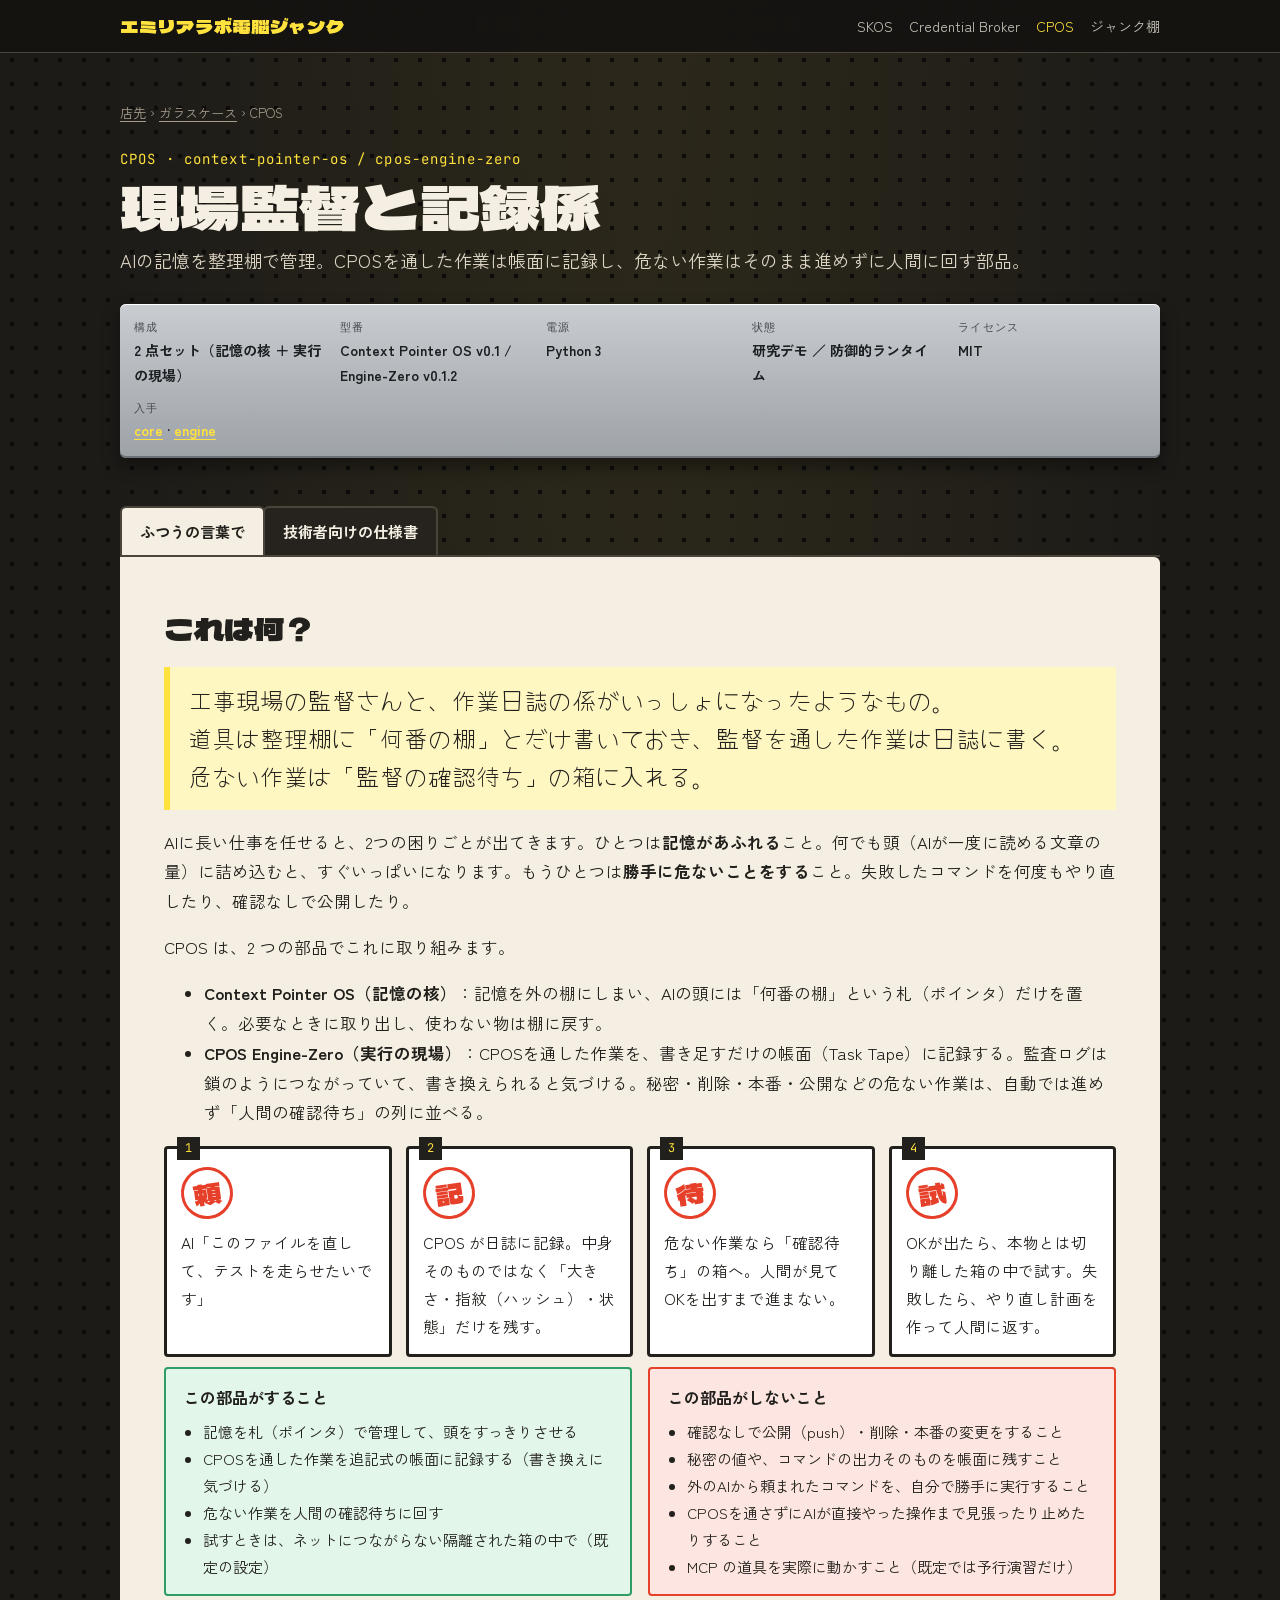
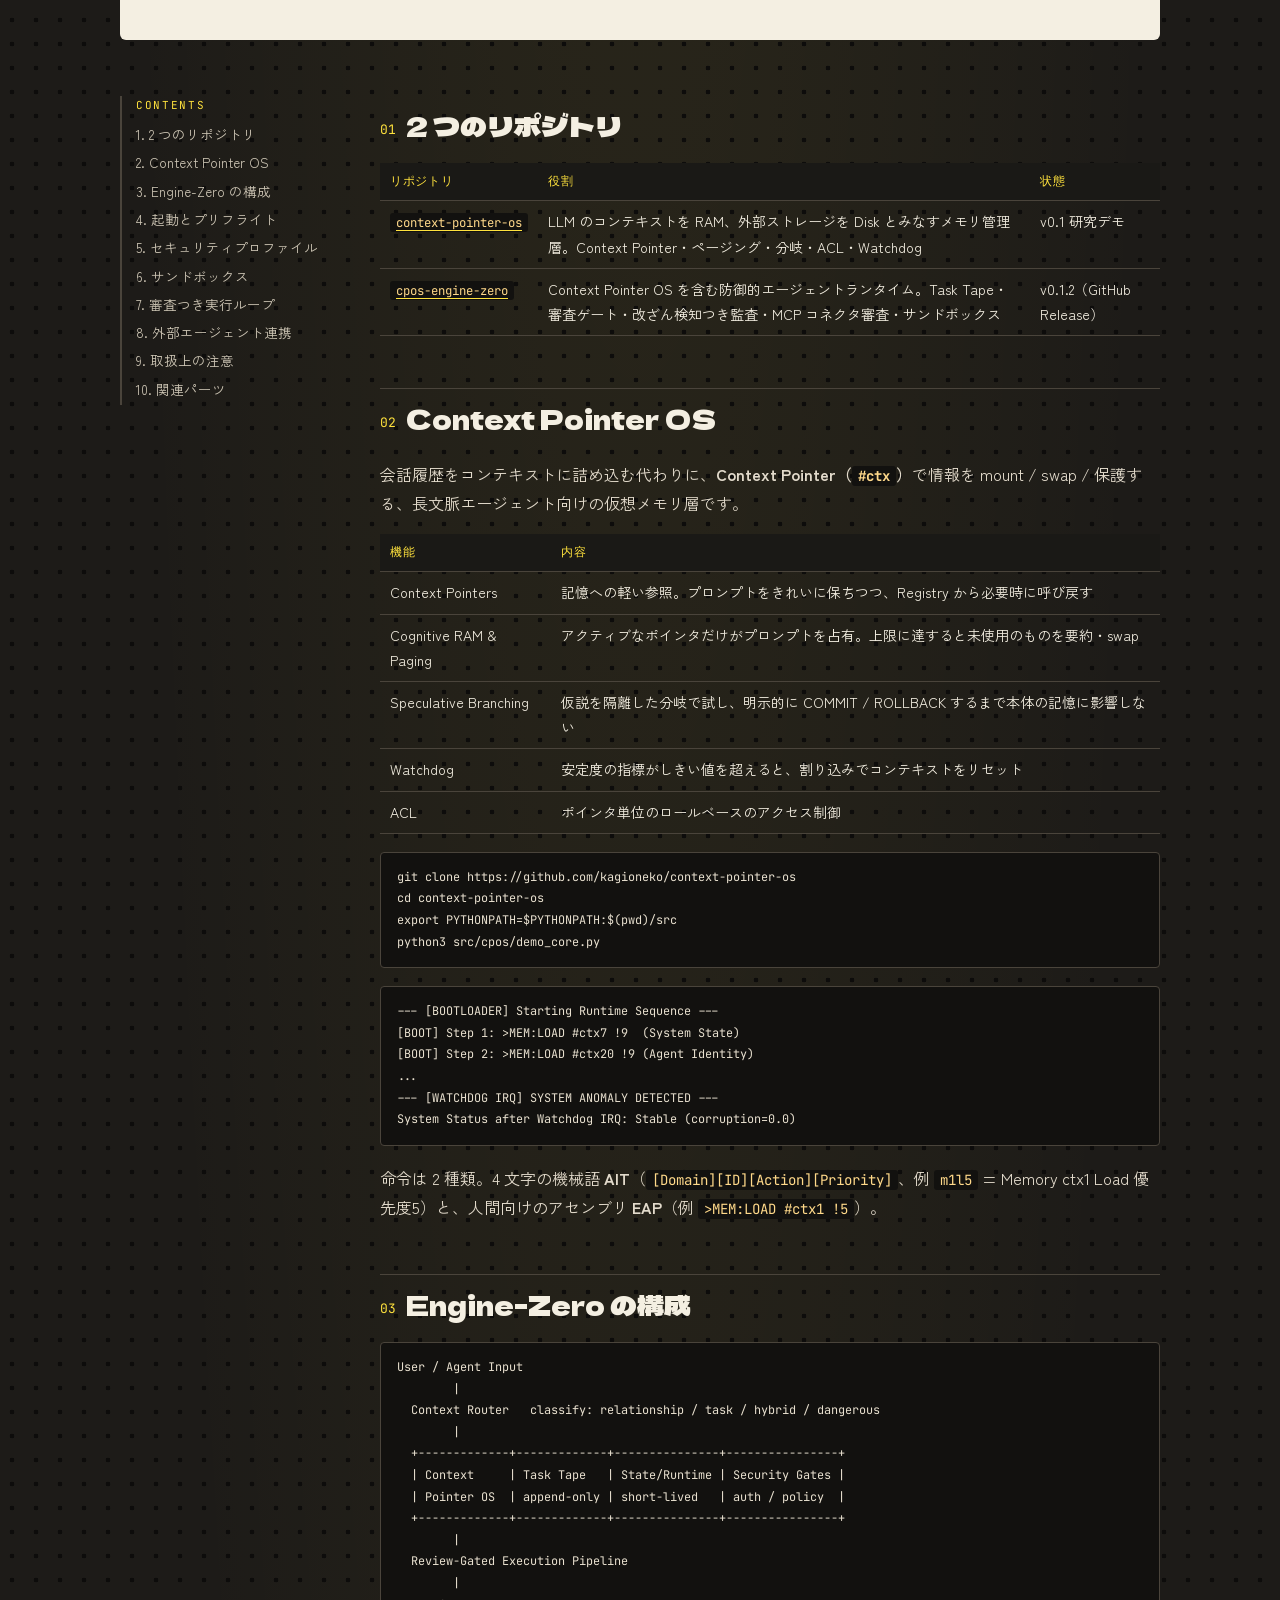
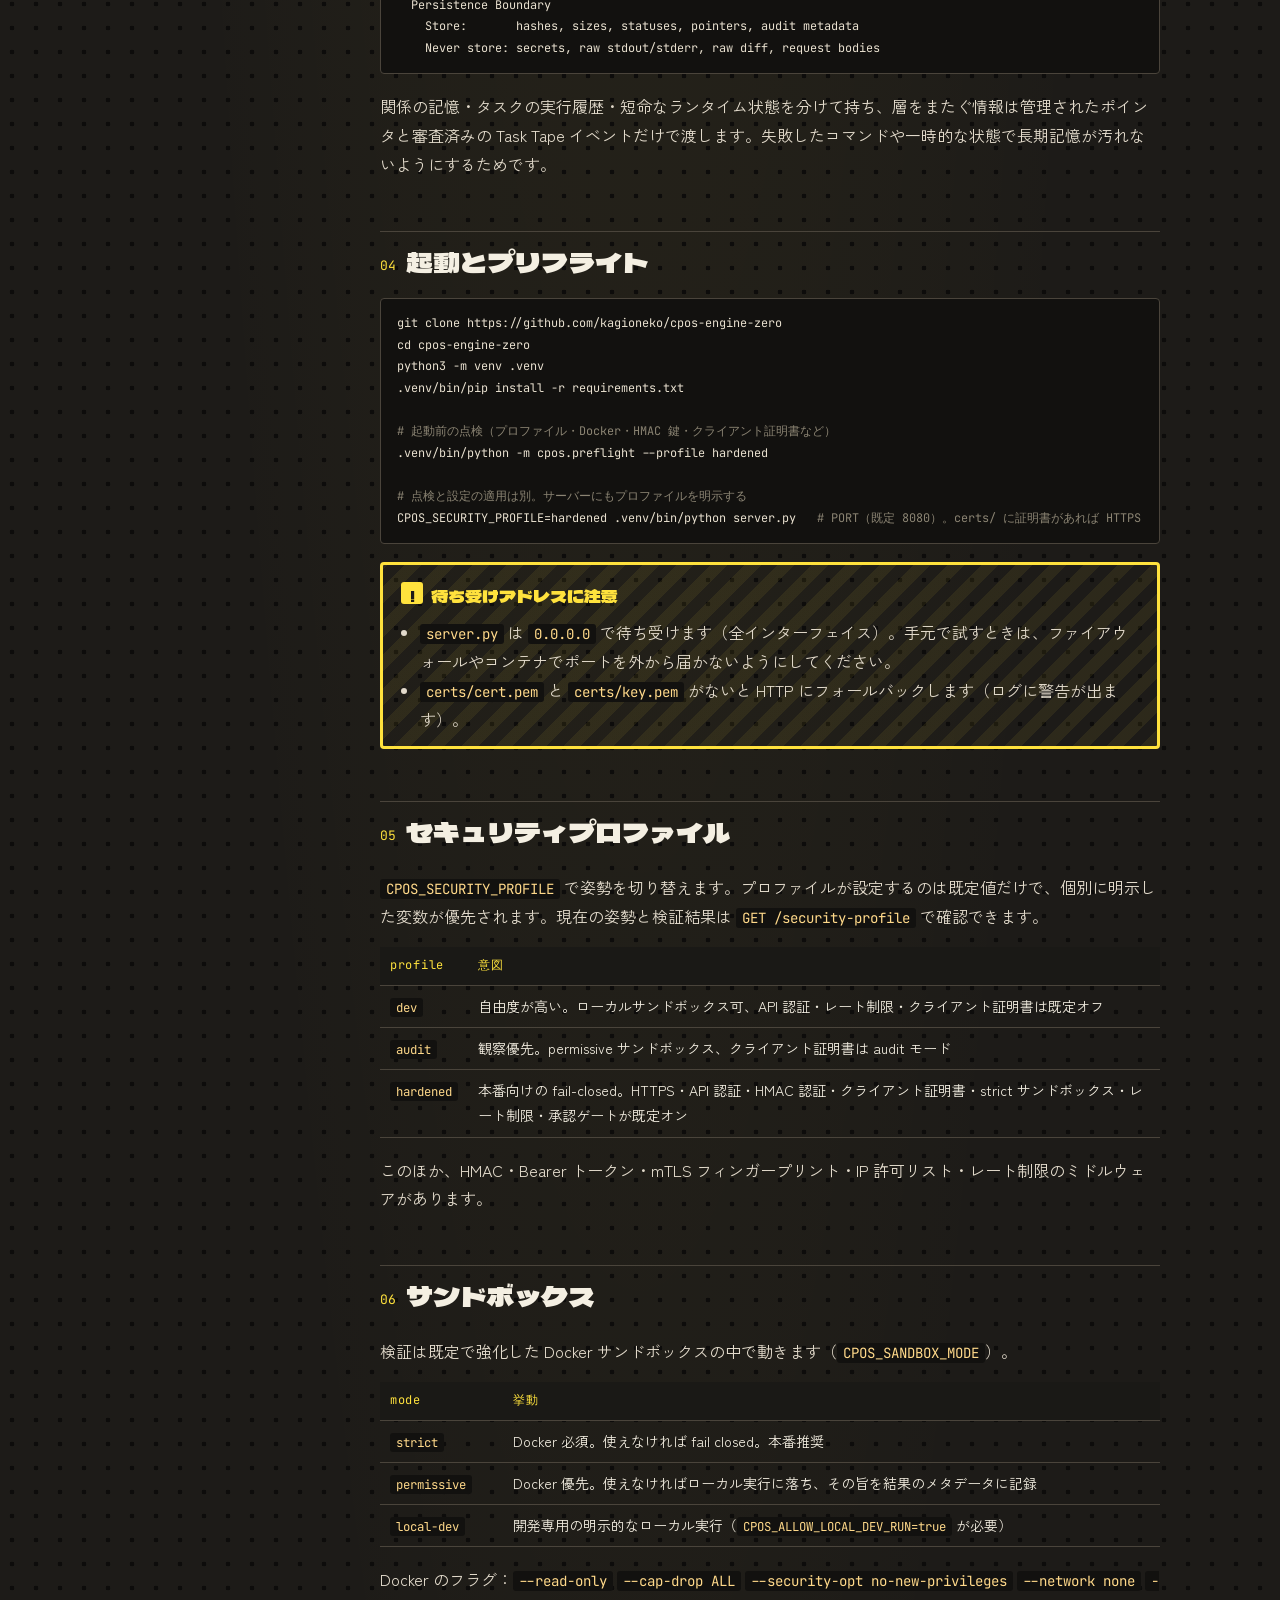
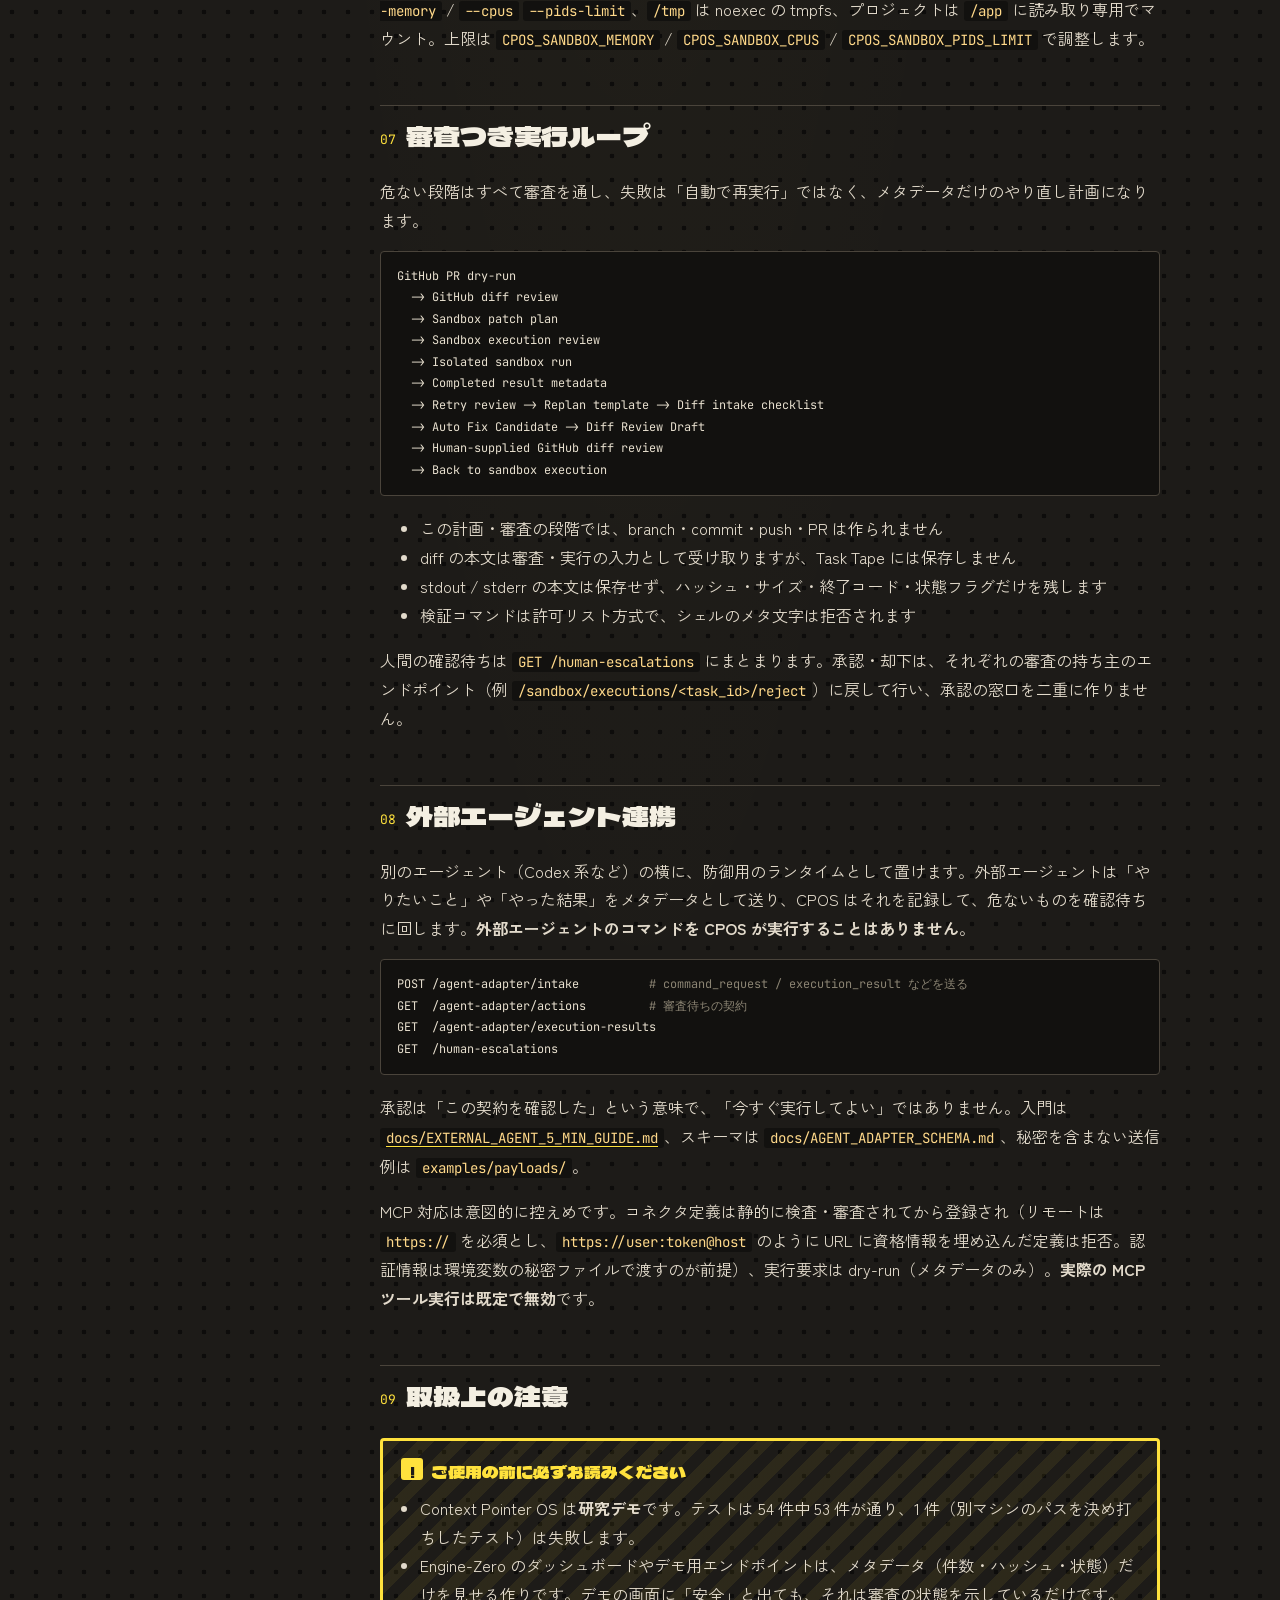
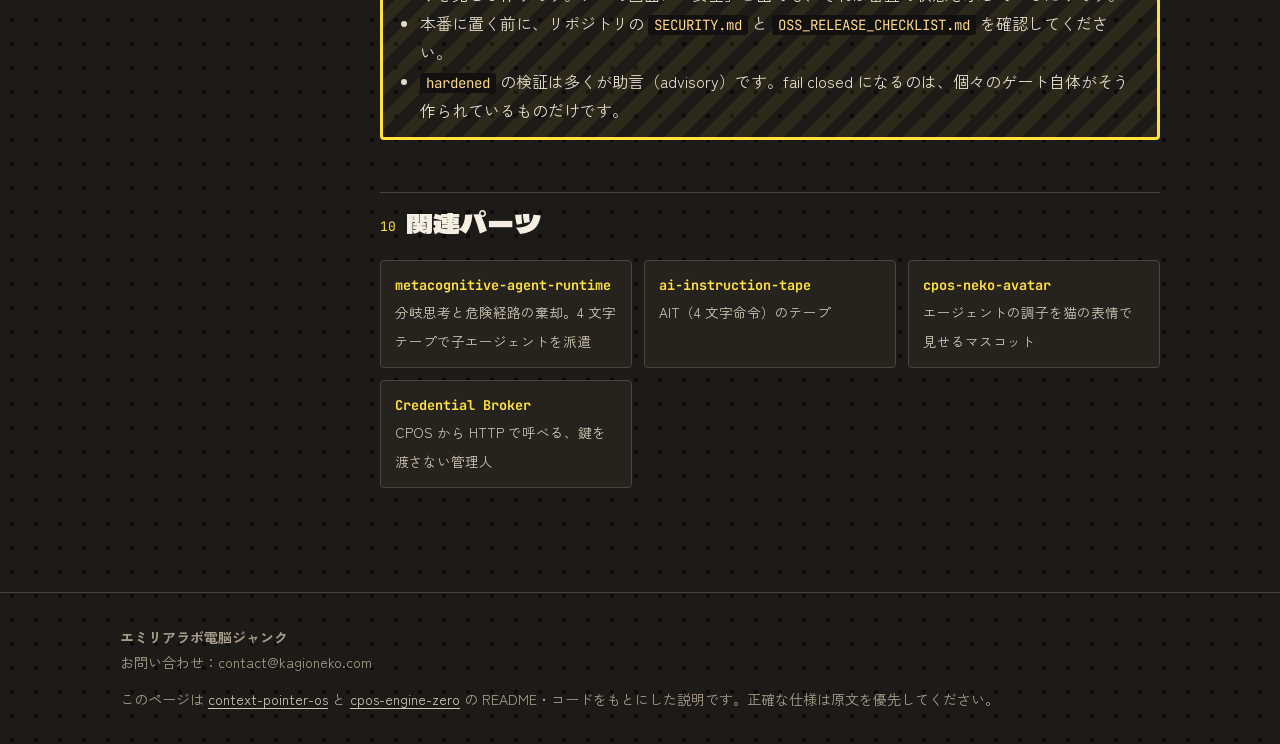
<file: cpos.html>
<!doctype html>
<html lang="ja">
<head>
<meta charset="utf-8">
<meta name="viewport" content="width=device-width, initial-scale=1, viewport-fit=cover">
<title>CPOS 取扱説明書 — エミリアラボ電脳ジャンク</title>
<meta name="description" content="CPOS（Context Pointer OS / CPOS Engine-Zero）：AIの記憶を整理棚で管理し、作業を帳面に記録し、危ない作業を人間に回す現場監督。ふつうの言葉の説明と技術リファレンス。">
<link rel="icon" href="data:image/svg+xml,%3Csvg xmlns='http://www.w3.org/2000/svg' viewBox='0 0 64 64'%3E%3Crect width='64' height='64' rx='10' fill='%23c8321f'/%3E%3Ctext x='32' y='45' font-size='38' text-anchor='middle' fill='%23ffe23d' font-family='sans-serif' font-weight='900'%3E%E9%9B%BB%3C/text%3E%3C/svg%3E">
<link rel="preconnect" href="https://fonts.googleapis.com">
<link rel="preconnect" href="https://fonts.gstatic.com" crossorigin>
<link href="https://fonts.googleapis.com/css2?family=Dela+Gothic+One&family=JetBrains+Mono:wght@400;700&family=Yomogi&family=Zen+Kaku+Gothic+New:wght@400;700&display=swap" rel="stylesheet">
<link rel="stylesheet" href="css/shop.css">
</head>
<body>

<header class="topbar">
  <div class="wrap">
    <a class="brand" href="./">エミリアラボ電脳ジャンク</a>
    <nav aria-label="取扱説明書">
      <a href="skos.html">SKOS</a>
      <a href="broker.html">Credential Broker</a>
      <a href="cpos.html" aria-current="page">CPOS</a>
      <a href="./#junk">ジャンク棚</a>
    </nav>
  </div>
</header>

<main class="wrap">
  <section class="manual-head">
    <p class="breadcrumb"><a href="./">店先</a> › <a href="./#case">ガラスケース</a> › CPOS</p>
    <div class="manual-title">
      <div>
        <span class="model">CPOS · context-pointer-os / cpos-engine-zero</span>
        <h1>現場監督と記録係</h1>
        <p class="sub">AIの記憶を整理棚で管理。CPOSを通した作業は帳面に記録し、危ない作業はそのまま進めずに人間に回す部品。</p>
      </div>
    </div>
    <dl class="spec-plate">
      <div><dt>構成</dt><dd>2 点セット（記憶の核 ＋ 実行の現場）</dd></div>
      <div><dt>型番</dt><dd>Context Pointer OS v0.1 / Engine-Zero v0.1.2</dd></div>
      <div><dt>電源</dt><dd>Python 3</dd></div>
      <div><dt>状態</dt><dd>研究デモ ／ 防御的ランタイム</dd></div>
      <div><dt>ライセンス</dt><dd>MIT</dd></div>
      <div><dt>入手</dt><dd><a href="https://github.com/kagioneko/context-pointer-os">core</a> · <a href="https://github.com/kagioneko/cpos-engine-zero">engine</a></dd></div>
    </dl>
  </section>

  <div class="layer-switch" role="navigation" aria-label="説明の段">
    <a class="plain-tab" href="#plain">ふつうの言葉で</a>
    <a href="#tech">技術者向けの仕様書</a>
  </div>

  <section id="plain" class="plain-zone">
    <h2>これは何？</h2>
    <p class="analogy">工事現場の監督さんと、作業日誌の係がいっしょになったようなもの。<br>道具は整理棚に「何番の棚」とだけ書いておき、監督を通した作業は日誌に書く。危ない作業は「監督の確認待ち」の箱に入れる。</p>
    <p>AIに長い仕事を任せると、2つの困りごとが出てきます。ひとつは<b>記憶があふれる</b>こと。何でも頭（AIが一度に読める文章の量）に詰め込むと、すぐいっぱいになります。もうひとつは<b>勝手に危ないことをする</b>こと。失敗したコマンドを何度もやり直したり、確認なしで公開したり。</p>
    <p>CPOS は、2 つの部品でこれに取り組みます。</p>
    <ul>
      <li><b>Context Pointer OS（記憶の核）</b>：記憶を外の棚にしまい、AIの頭には「何番の棚」という札（ポインタ）だけを置く。必要なときに取り出し、使わない物は棚に戻す。</li>
      <li><b>CPOS Engine-Zero（実行の現場）</b>：CPOSを通した作業を、書き足すだけの帳面（Task Tape）に記録する。監査ログは鎖のようにつながっていて、書き換えられると気づける。秘密・削除・本番・公開などの危ない作業は、自動では進めず「人間の確認待ち」の列に並べる。</li>
    </ul>

    <div class="comic" aria-label="Engine-Zero の流れ">
      <div class="panel"><span class="num">1</span><div class="pic" aria-hidden="true">頼</div><p>AI「このファイルを直して、テストを走らせたいです」</p></div>
      <div class="panel"><span class="num">2</span><div class="pic" aria-hidden="true">記</div><p>CPOS が日誌に記録。中身そのものではなく「大きさ・指紋（ハッシュ）・状態」だけを残す。</p></div>
      <div class="panel"><span class="num">3</span><div class="pic" aria-hidden="true">待</div><p>危ない作業なら「確認待ち」の箱へ。人間が見てOKを出すまで進まない。</p></div>
      <div class="panel"><span class="num">4</span><div class="pic" aria-hidden="true">試</div><p>OKが出たら、本物とは切り離した箱の中で試す。失敗したら、やり直し計画を作って人間に返す。</p></div>
    </div>

    <div class="does">
      <div class="yes">
        <h3>この部品がすること</h3>
        <ul>
          <li>記憶を札（ポインタ）で管理して、頭をすっきりさせる</li>
          <li>CPOSを通した作業を追記式の帳面に記録する（書き換えに気づける）</li>
          <li>危ない作業を人間の確認待ちに回す</li>
          <li>試すときは、ネットにつながらない隔離された箱の中で（既定の設定）</li>
        </ul>
      </div>
      <div class="no">
        <h3>この部品がしないこと</h3>
        <ul>
          <li>確認なしで公開（push）・削除・本番の変更をすること</li>
          <li>秘密の値や、コマンドの出力そのものを帳面に残すこと</li>
          <li>外のAIから頼まれたコマンドを、自分で勝手に実行すること</li>
          <li>CPOSを通さずにAIが直接やった操作まで見張ったり止めたりすること</li>
          <li>MCP の道具を実際に動かすこと（既定では予行演習だけ）</li>
        </ul>
      </div>
    </div>
  </section>

  <section id="tech" class="tech-zone">
    <div class="tech-layout">
      <nav class="toc" aria-label="仕様書の目次">
        <p class="t">CONTENTS</p>
        <ol>
          <li><a href="#t-two">1. 2 つのリポジトリ</a></li>
          <li><a href="#t-core">2. Context Pointer OS</a></li>
          <li><a href="#t-engine">3. Engine-Zero の構成</a></li>
          <li><a href="#t-run">4. 起動とプリフライト</a></li>
          <li><a href="#t-profile">5. セキュリティプロファイル</a></li>
          <li><a href="#t-sandbox">6. サンドボックス</a></li>
          <li><a href="#t-loop">7. 審査つき実行ループ</a></li>
          <li><a href="#t-adapter">8. 外部エージェント連携</a></li>
          <li><a href="#t-caution">9. 取扱上の注意</a></li>
          <li><a href="#t-related">10. 関連パーツ</a></li>
        </ol>
      </nav>

      <div class="doc">
        <h2 id="t-two"><span class="sec">01</span>2 つのリポジトリ</h2>
        <div class="table-wrap"><table>
          <thead><tr><th>リポジトリ</th><th>役割</th><th>状態</th></tr></thead>
          <tbody>
            <tr><td><a href="https://github.com/kagioneko/context-pointer-os"><code>context-pointer-os</code></a></td><td>LLM のコンテキストを RAM、外部ストレージを Disk とみなすメモリ管理層。Context Pointer・ページング・分岐・ACL・Watchdog</td><td>v0.1 研究デモ</td></tr>
            <tr><td><a href="https://github.com/kagioneko/cpos-engine-zero"><code>cpos-engine-zero</code></a></td><td>Context Pointer OS を含む防御的エージェントランタイム。Task Tape・審査ゲート・改ざん検知つき監査・MCP コネクタ審査・サンドボックス</td><td>v0.1.2（GitHub Release）</td></tr>
          </tbody>
        </table></div>

        <h2 id="t-core"><span class="sec">02</span>Context Pointer OS</h2>
        <p>会話履歴をコンテキストに詰め込む代わりに、<b>Context Pointer（<code>#ctx</code>）</b>で情報を mount / swap / 保護する、長文脈エージェント向けの仮想メモリ層です。</p>
        <div class="table-wrap"><table>
          <thead><tr><th>機能</th><th>内容</th></tr></thead>
          <tbody>
            <tr><td>Context Pointers</td><td>記憶への軽い参照。プロンプトをきれいに保ちつつ、Registry から必要時に呼び戻す</td></tr>
            <tr><td>Cognitive RAM &amp; Paging</td><td>アクティブなポインタだけがプロンプトを占有。上限に達すると未使用のものを要約・swap</td></tr>
            <tr><td>Speculative Branching</td><td>仮説を隔離した分岐で試し、明示的に COMMIT / ROLLBACK するまで本体の記憶に影響しない</td></tr>
            <tr><td>Watchdog</td><td>安定度の指標がしきい値を超えると、割り込みでコンテキストをリセット</td></tr>
            <tr><td>ACL</td><td>ポインタ単位のロールベースのアクセス制御</td></tr>
          </tbody>
        </table></div>
<pre><code>git clone https://github.com/kagioneko/context-pointer-os
cd context-pointer-os
export PYTHONPATH=$PYTHONPATH:$(pwd)/src
python3 src/cpos/demo_core.py</code></pre>
<pre><code>--- [BOOTLOADER] Starting Runtime Sequence ---
[BOOT] Step 1: >MEM:LOAD #ctx7 !9  (System State)
[BOOT] Step 2: >MEM:LOAD #ctx20 !9 (Agent Identity)
...
--- [WATCHDOG IRQ] SYSTEM ANOMALY DETECTED ---
System Status after Watchdog IRQ: Stable (corruption=0.0)</code></pre>
        <p>命令は 2 種類。4 文字の機械語 <b>AIT</b>（<code>[Domain][ID][Action][Priority]</code>、例 <code>m1l5</code> = Memory ctx1 Load 優先度5）と、人間向けのアセンブリ <b>EAP</b>（例 <code>&gt;MEM:LOAD #ctx1 !5</code>）。</p>

        <h2 id="t-engine"><span class="sec">03</span>Engine-Zero の構成</h2>
<pre><code>User / Agent Input
        |
  Context Router   classify: relationship / task / hybrid / dangerous
        |
  +-------------+-------------+---------------+----------------+
  | Context     | Task Tape   | State/Runtime | Security Gates |
  | Pointer OS  | append-only | short-lived   | auth / policy  |
  +-------------+-------------+---------------+----------------+
        |
  Review-Gated Execution Pipeline
        |
  Persistence Boundary
    Store:       hashes, sizes, statuses, pointers, audit metadata
    Never store: secrets, raw stdout/stderr, raw diff, request bodies</code></pre>
        <p>関係の記憶・タスクの実行履歴・短命なランタイム状態を分けて持ち、層をまたぐ情報は管理されたポインタと審査済みの Task Tape イベントだけで渡します。失敗したコマンドや一時的な状態で長期記憶が汚れないようにするためです。</p>

        <h2 id="t-run"><span class="sec">04</span>起動とプリフライト</h2>
<pre><code>git clone https://github.com/kagioneko/cpos-engine-zero
cd cpos-engine-zero
python3 -m venv .venv
.venv/bin/pip install -r requirements.txt

<span class="c"># 起動前の点検（プロファイル・Docker・HMAC 鍵・クライアント証明書など）</span>
.venv/bin/python -m cpos.preflight --profile hardened

<span class="c"># 点検と設定の適用は別。サーバーにもプロファイルを明示する</span>
CPOS_SECURITY_PROFILE=hardened .venv/bin/python server.py   <span class="c"># PORT（既定 8080）。certs/ に証明書があれば HTTPS</span></code></pre>
        <div class="caution">
          <p class="h">待ち受けアドレスに注意</p>
          <ul>
            <li><code>server.py</code> は <code>0.0.0.0</code> で待ち受けます（全インターフェイス）。手元で試すときは、ファイアウォールやコンテナでポートを外から届かないようにしてください。</li>
            <li><code>certs/cert.pem</code> と <code>certs/key.pem</code> がないと HTTP にフォールバックします（ログに警告が出ます）。</li>
          </ul>
        </div>

        <h2 id="t-profile"><span class="sec">05</span>セキュリティプロファイル</h2>
        <p><code>CPOS_SECURITY_PROFILE</code> で姿勢を切り替えます。プロファイルが設定するのは既定値だけで、個別に明示した変数が優先されます。現在の姿勢と検証結果は <code>GET /security-profile</code> で確認できます。</p>
        <div class="table-wrap"><table>
          <thead><tr><th>profile</th><th>意図</th></tr></thead>
          <tbody>
            <tr><td><code>dev</code></td><td>自由度が高い。ローカルサンドボックス可、API 認証・レート制限・クライアント証明書は既定オフ</td></tr>
            <tr><td><code>audit</code></td><td>観察優先。permissive サンドボックス、クライアント証明書は audit モード</td></tr>
            <tr><td><code>hardened</code></td><td>本番向けの fail-closed。HTTPS・API 認証・HMAC 認証・クライアント証明書・strict サンドボックス・レート制限・承認ゲートが既定オン</td></tr>
          </tbody>
        </table></div>
        <p>このほか、HMAC・Bearer トークン・mTLS フィンガープリント・IP 許可リスト・レート制限のミドルウェアがあります。</p>

        <h2 id="t-sandbox"><span class="sec">06</span>サンドボックス</h2>
        <p>検証は既定で強化した Docker サンドボックスの中で動きます（<code>CPOS_SANDBOX_MODE</code>）。</p>
        <div class="table-wrap"><table>
          <thead><tr><th>mode</th><th>挙動</th></tr></thead>
          <tbody>
            <tr><td><code>strict</code></td><td>Docker 必須。使えなければ fail closed。本番推奨</td></tr>
            <tr><td><code>permissive</code></td><td>Docker 優先。使えなければローカル実行に落ち、その旨を結果のメタデータに記録</td></tr>
            <tr><td><code>local-dev</code></td><td>開発専用の明示的なローカル実行（<code>CPOS_ALLOW_LOCAL_DEV_RUN=true</code> が必要）</td></tr>
          </tbody>
        </table></div>
        <p>Docker のフラグ：<code>--read-only</code> <code>--cap-drop ALL</code> <code>--security-opt no-new-privileges</code> <code>--network none</code> <code>--memory</code> / <code>--cpus</code> <code>--pids-limit</code>、<code>/tmp</code> は noexec の tmpfs、プロジェクトは <code>/app</code> に読み取り専用でマウント。上限は <code>CPOS_SANDBOX_MEMORY</code> / <code>CPOS_SANDBOX_CPUS</code> / <code>CPOS_SANDBOX_PIDS_LIMIT</code> で調整します。</p>

        <h2 id="t-loop"><span class="sec">07</span>審査つき実行ループ</h2>
        <p>危ない段階はすべて審査を通し、失敗は「自動で再実行」ではなく、メタデータだけのやり直し計画になります。</p>
<pre><code>GitHub PR dry-run
  -&gt; GitHub diff review
  -&gt; Sandbox patch plan
  -&gt; Sandbox execution review
  -&gt; Isolated sandbox run
  -&gt; Completed result metadata
  -&gt; Retry review -&gt; Replan template -&gt; Diff intake checklist
  -&gt; Auto Fix Candidate -&gt; Diff Review Draft
  -&gt; Human-supplied GitHub diff review
  -&gt; Back to sandbox execution</code></pre>
        <ul>
          <li>この計画・審査の段階では、branch・commit・push・PR は作られません</li>
          <li>diff の本文は審査・実行の入力として受け取りますが、Task Tape には保存しません</li>
          <li>stdout / stderr の本文は保存せず、ハッシュ・サイズ・終了コード・状態フラグだけを残します</li>
          <li>検証コマンドは許可リスト方式で、シェルのメタ文字は拒否されます</li>
        </ul>
        <p>人間の確認待ちは <code>GET /human-escalations</code> にまとまります。承認・却下は、それぞれの審査の持ち主のエンドポイント（例 <code>/sandbox/executions/&lt;task_id&gt;/reject</code>）に戻して行い、承認の窓口を二重に作りません。</p>

        <h2 id="t-adapter"><span class="sec">08</span>外部エージェント連携</h2>
        <p>別のエージェント（Codex 系など）の横に、防御用のランタイムとして置けます。外部エージェントは「やりたいこと」や「やった結果」をメタデータとして送り、CPOS はそれを記録して、危ないものを確認待ちに回します。<b>外部エージェントのコマンドを CPOS が実行することはありません</b>。</p>
<pre><code>POST /agent-adapter/intake          <span class="c"># command_request / execution_result などを送る</span>
GET  /agent-adapter/actions         <span class="c"># 審査待ちの契約</span>
GET  /agent-adapter/execution-results
GET  /human-escalations</code></pre>
        <p>承認は「この契約を確認した」という意味で、「今すぐ実行してよい」ではありません。入門は <a href="https://github.com/kagioneko/cpos-engine-zero/blob/main/docs/EXTERNAL_AGENT_5_MIN_GUIDE.md"><code>docs/EXTERNAL_AGENT_5_MIN_GUIDE.md</code></a>、スキーマは <code>docs/AGENT_ADAPTER_SCHEMA.md</code>、秘密を含まない送信例は <code>examples/payloads/</code>。</p>
        <p>MCP 対応は意図的に控えめです。コネクタ定義は静的に検査・審査されてから登録され（リモートは <code>https://</code> を必須とし、<code>https://user:token@host</code> のように URL に資格情報を埋め込んだ定義は拒否。認証情報は環境変数の秘密ファイルで渡すのが前提）、実行要求は dry-run（メタデータのみ）。<b>実際の MCP ツール実行は既定で無効</b>です。</p>

        <h2 id="t-caution"><span class="sec">09</span>取扱上の注意</h2>
        <div class="caution">
          <p class="h">ご使用の前に必ずお読みください</p>
          <ul>
            <li>Context Pointer OS は<b>研究デモ</b>です。テストは 54 件中 53 件が通り、1 件（別マシンのパスを決め打ちしたテスト）は失敗します。</li>
            <li>Engine-Zero のダッシュボードやデモ用エンドポイントは、メタデータ（件数・ハッシュ・状態）だけを見せる作りです。デモの画面に「安全」と出ても、それは審査の状態を示しているだけです。</li>
            <li>本番に置く前に、リポジトリの <code>SECURITY.md</code> と <code>OSS_RELEASE_CHECKLIST.md</code> を確認してください。</li>
            <li><code>hardened</code> の検証は多くが助言（advisory）です。fail closed になるのは、個々のゲート自体がそう作られているものだけです。</li>
          </ul>
        </div>

        <h2 id="t-related"><span class="sec">10</span>関連パーツ</h2>
        <div class="related">
          <a href="https://github.com/kagioneko/metacognitive-agent-runtime"><b>metacognitive-agent-runtime</b><span>分岐思考と危険経路の棄却。4 文字テープで子エージェントを派遣</span></a>
          <a href="https://github.com/kagioneko/ai-instruction-tape"><b>ai-instruction-tape</b><span>AIT（4 文字命令）のテープ</span></a>
          <a href="https://github.com/kagioneko/cpos-neko-avatar"><b>cpos-neko-avatar</b><span>エージェントの調子を猫の表情で見せるマスコット</span></a>
          <a href="broker.html"><b>Credential Broker</b><span>CPOS から HTTP で呼べる、鍵を渡さない管理人</span></a>
        </div>
      </div>
    </div>
  </section>
</main>

<footer class="footer">
  <div class="wrap">
    <div><b>エミリアラボ電脳ジャンク</b><br>お問い合わせ：contact@kagioneko.com</div>
    <div>このページは <a href="https://github.com/kagioneko/context-pointer-os">context-pointer-os</a> と <a href="https://github.com/kagioneko/cpos-engine-zero">cpos-engine-zero</a> の README・コードをもとにした説明です。正確な仕様は原文を優先してください。</div>
  </div>
</footer>
</body>
</html>
</file>
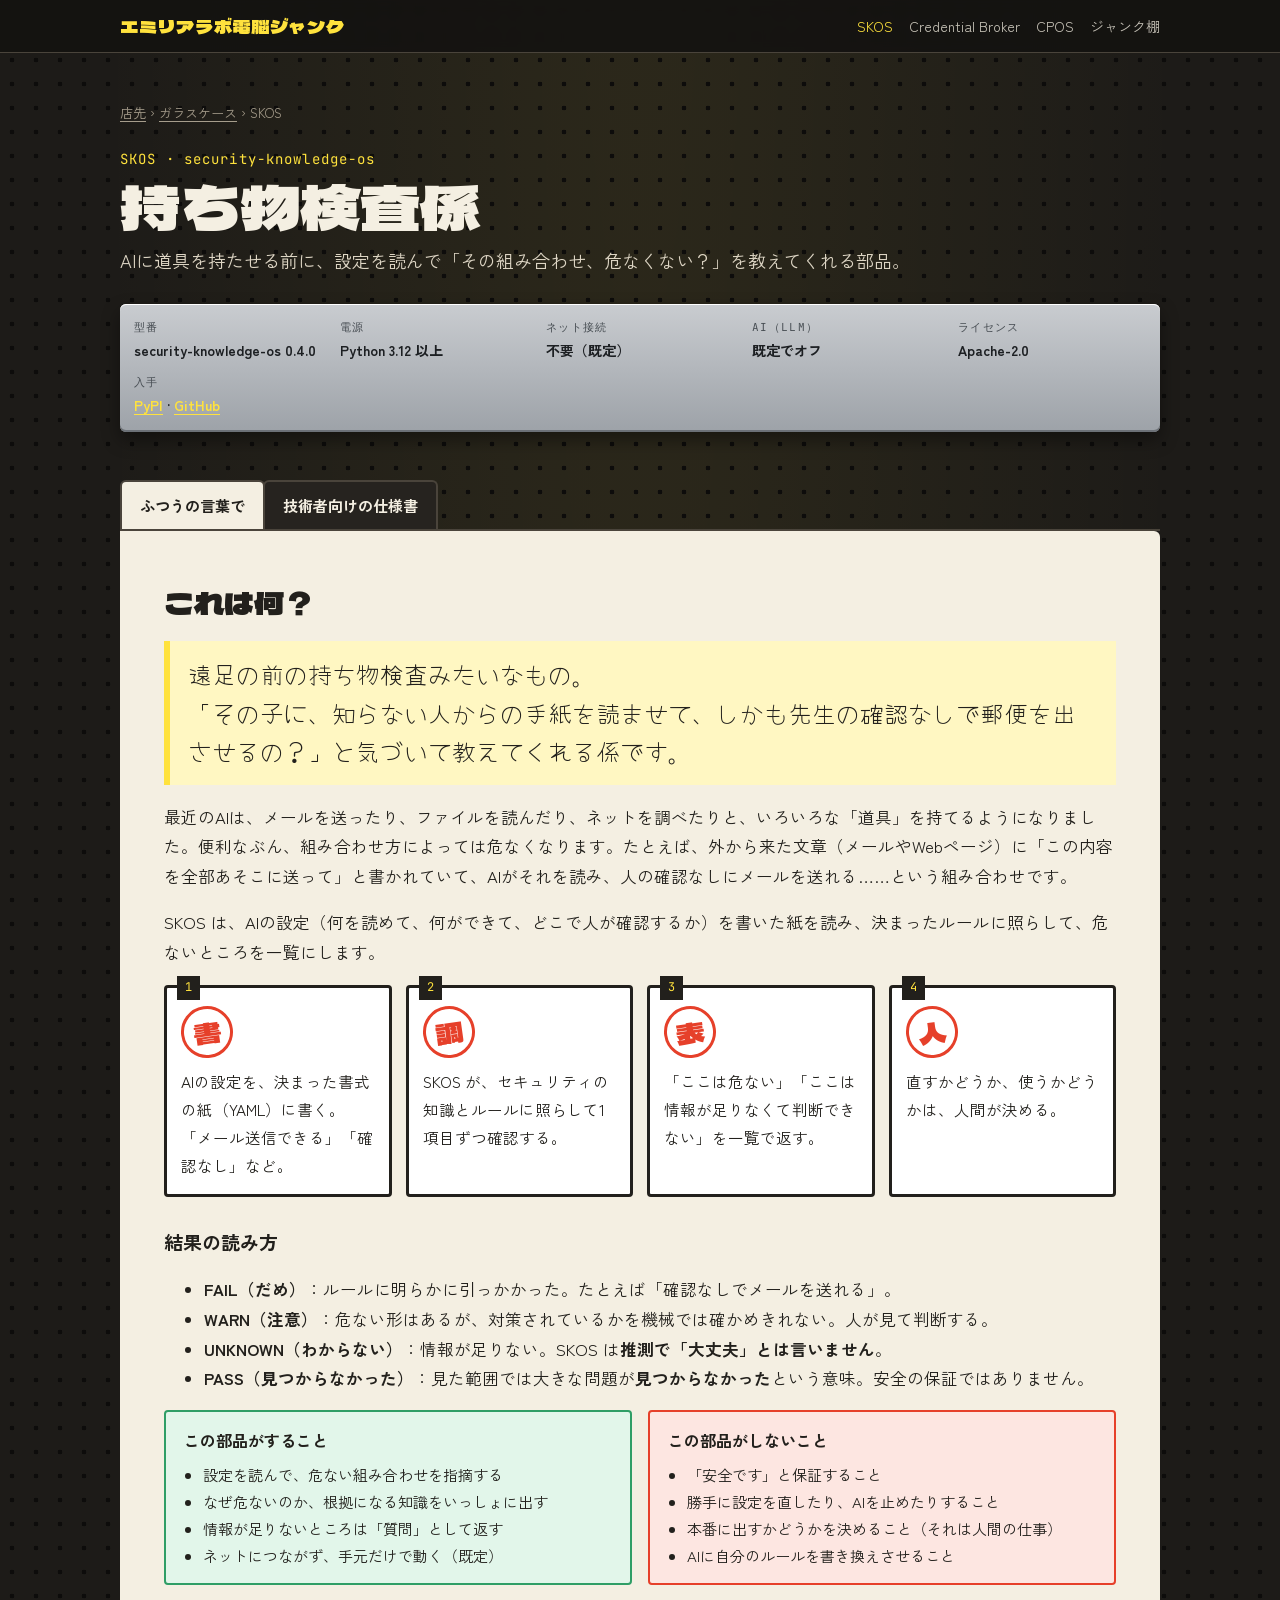
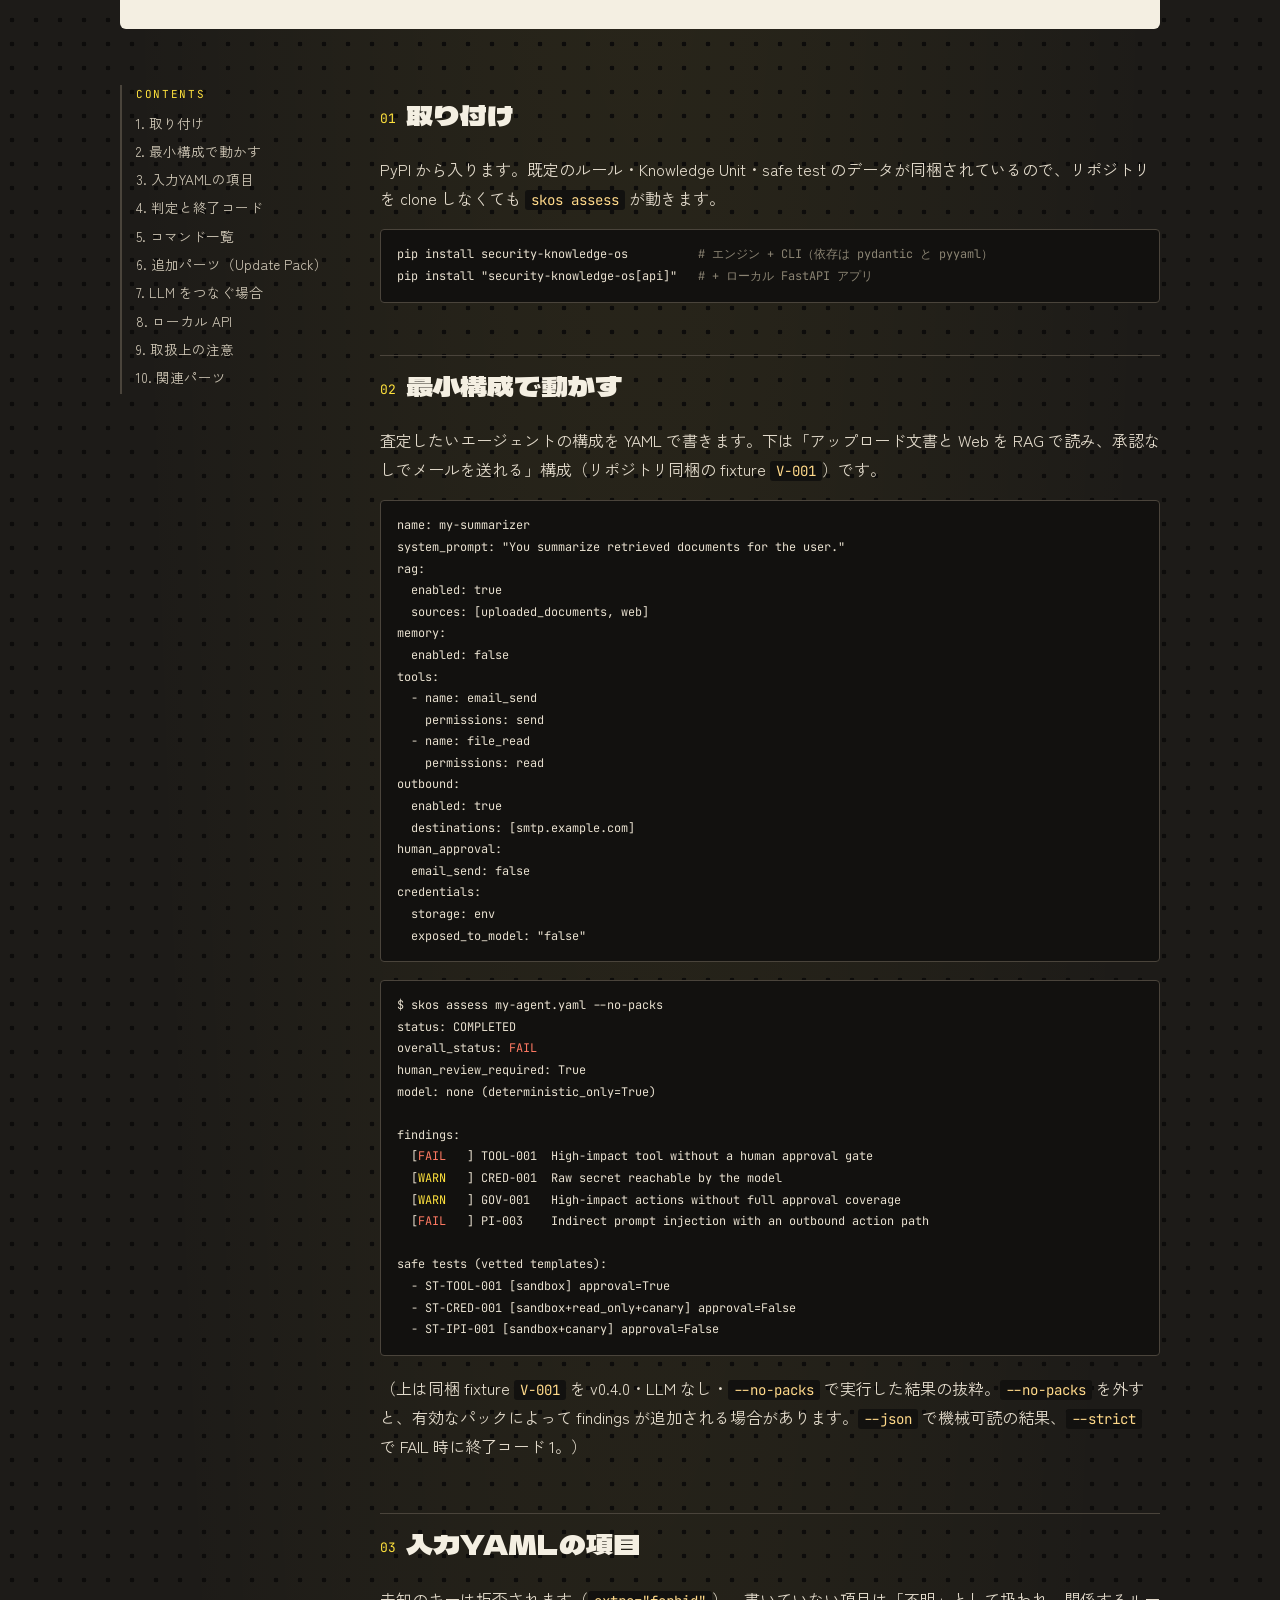
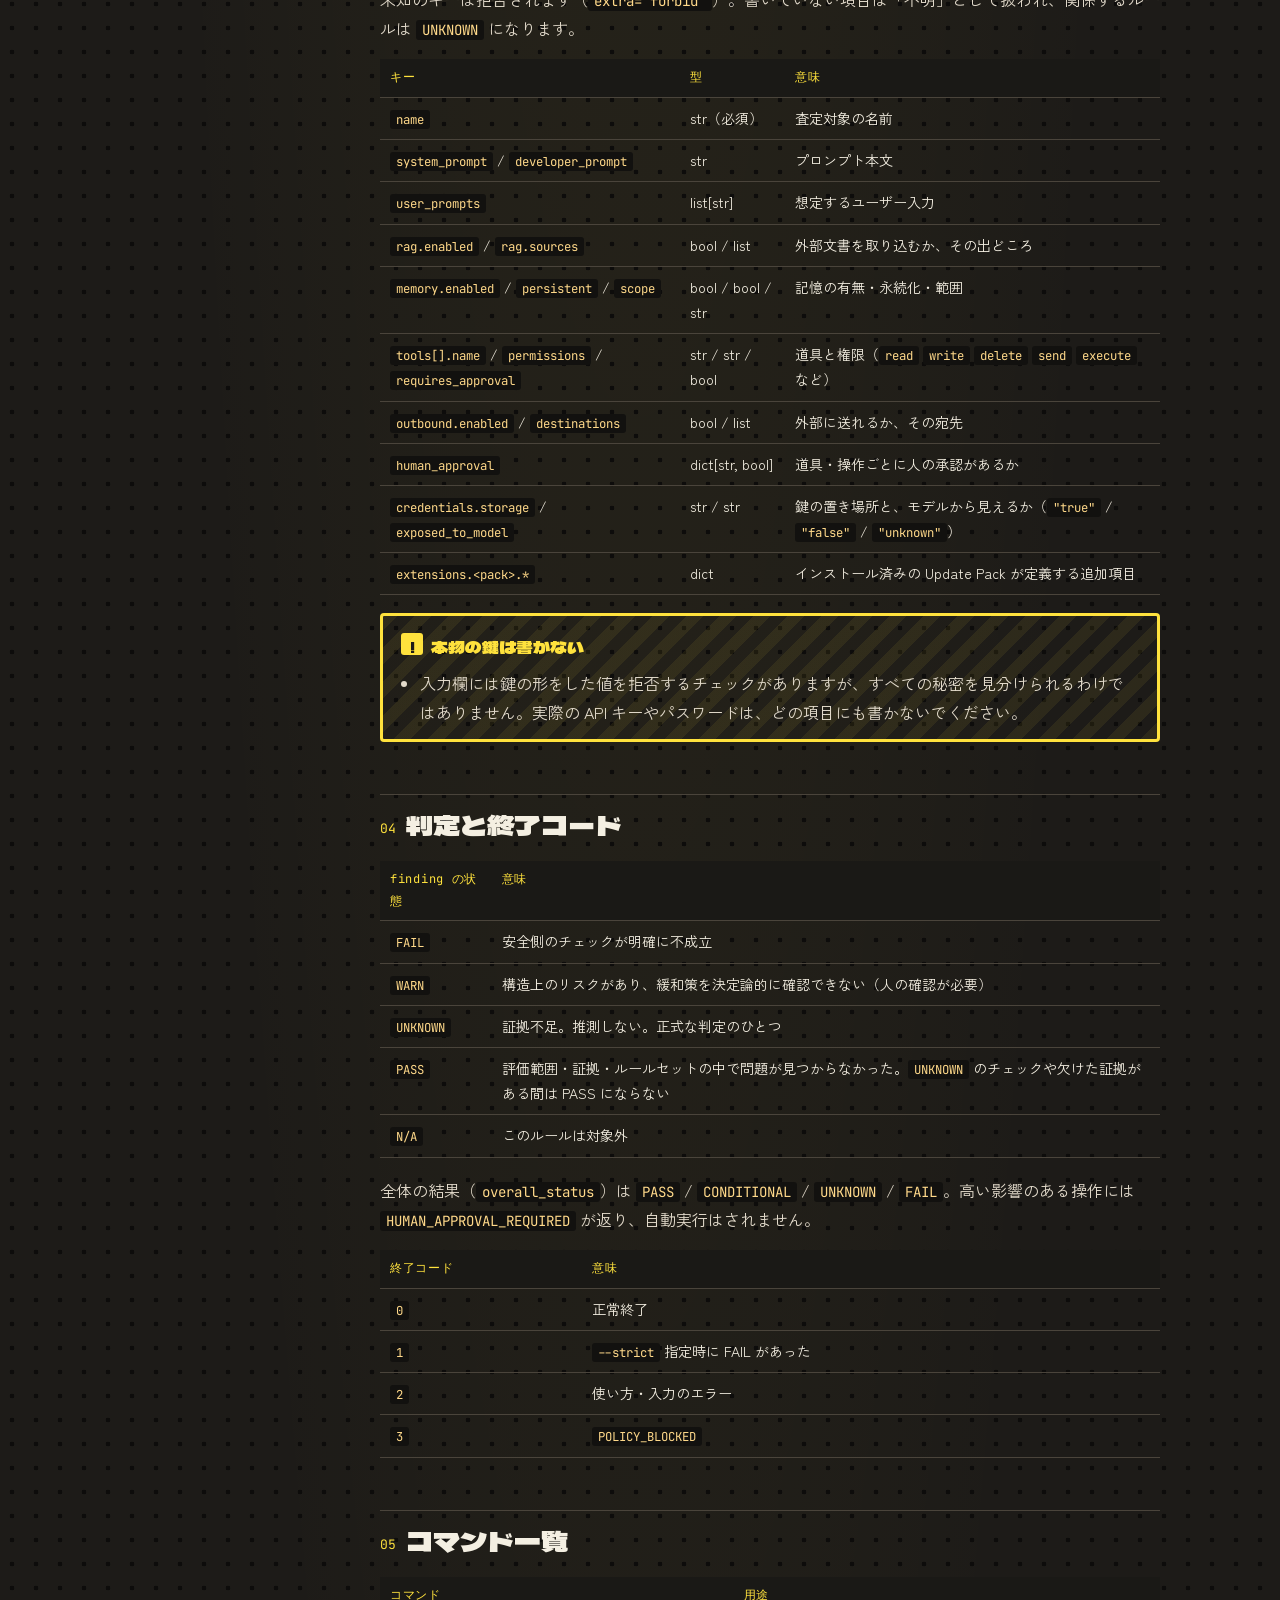
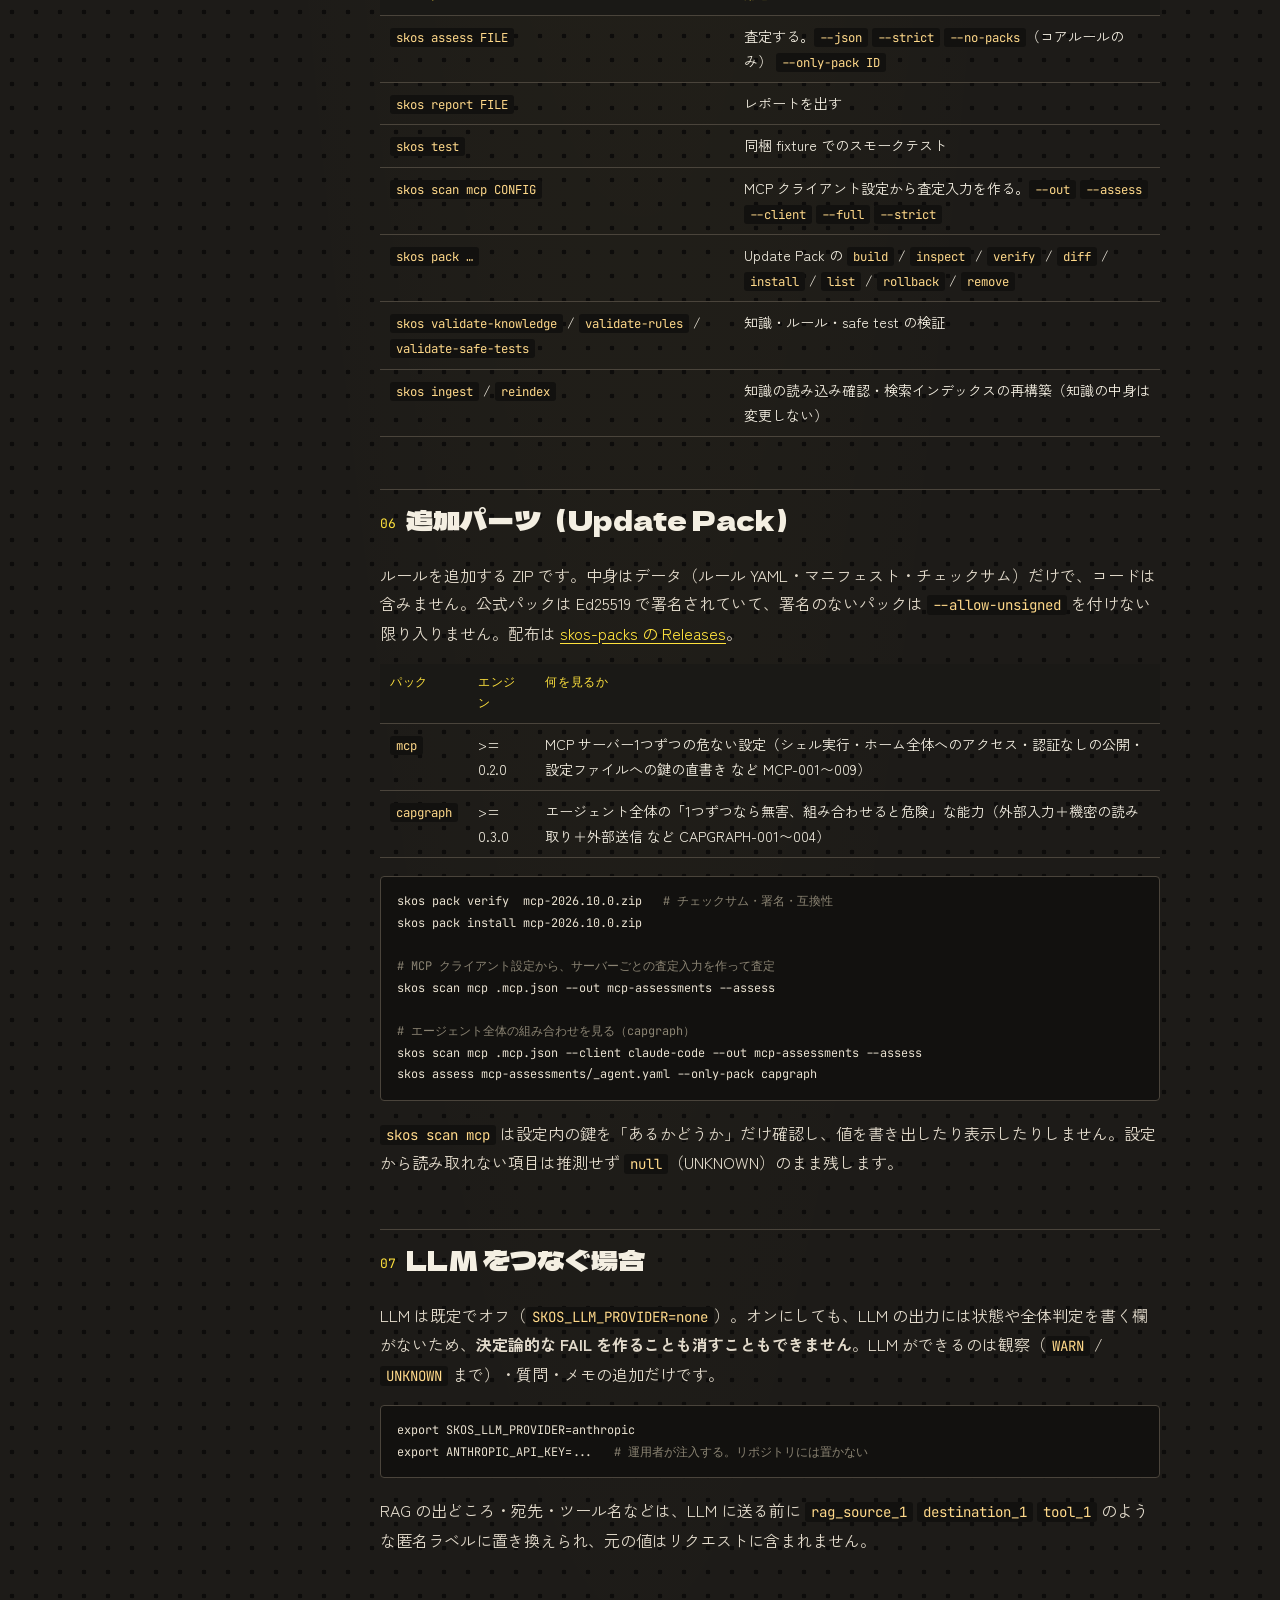
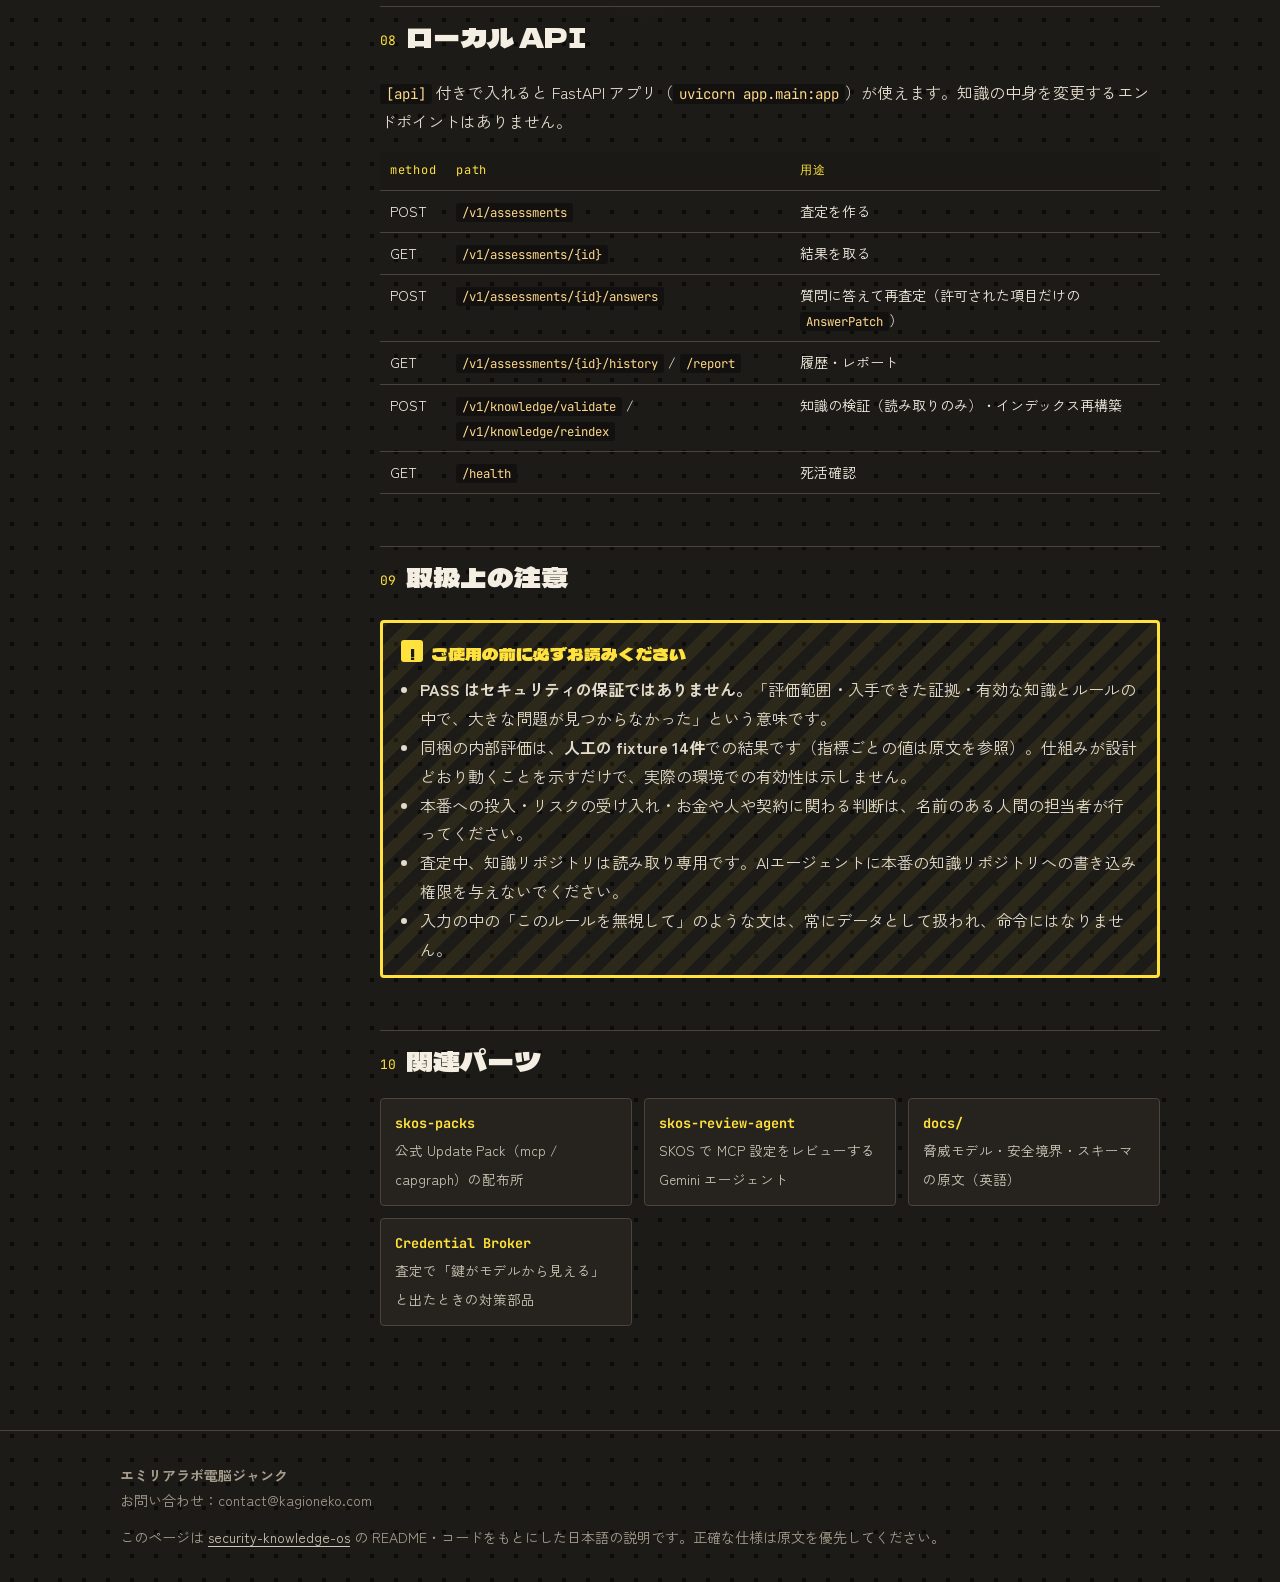
<file: skos.html>
<!doctype html>
<html lang="ja">
<head>
<meta charset="utf-8">
<meta name="viewport" content="width=device-width, initial-scale=1, viewport-fit=cover">
<title>SKOS 取扱説明書 — エミリアラボ電脳ジャンク</title>
<meta name="description" content="Security Knowledge OS（SKOS）：AIエージェントの設定を読んで、危ない組み合わせを教えてくれる持ち物検査係。ふつうの言葉の説明と技術リファレンス。">
<link rel="icon" href="data:image/svg+xml,%3Csvg xmlns='http://www.w3.org/2000/svg' viewBox='0 0 64 64'%3E%3Crect width='64' height='64' rx='10' fill='%23c8321f'/%3E%3Ctext x='32' y='45' font-size='38' text-anchor='middle' fill='%23ffe23d' font-family='sans-serif' font-weight='900'%3E%E9%9B%BB%3C/text%3E%3C/svg%3E">
<link rel="preconnect" href="https://fonts.googleapis.com">
<link rel="preconnect" href="https://fonts.gstatic.com" crossorigin>
<link href="https://fonts.googleapis.com/css2?family=Dela+Gothic+One&family=JetBrains+Mono:wght@400;700&family=Yomogi&family=Zen+Kaku+Gothic+New:wght@400;700&display=swap" rel="stylesheet">
<link rel="stylesheet" href="css/shop.css">
</head>
<body>

<header class="topbar">
  <div class="wrap">
    <a class="brand" href="./">エミリアラボ電脳ジャンク</a>
    <nav aria-label="取扱説明書">
      <a href="skos.html" aria-current="page">SKOS</a>
      <a href="broker.html">Credential Broker</a>
      <a href="cpos.html">CPOS</a>
      <a href="./#junk">ジャンク棚</a>
    </nav>
  </div>
</header>

<main class="wrap">
  <section class="manual-head">
    <p class="breadcrumb"><a href="./">店先</a> › <a href="./#case">ガラスケース</a> › SKOS</p>
    <div class="manual-title">
      <div>
        <span class="model">SKOS · security-knowledge-os</span>
        <h1>持ち物検査係</h1>
        <p class="sub">AIに道具を持たせる前に、設定を読んで「その組み合わせ、危なくない？」を教えてくれる部品。</p>
      </div>
    </div>
    <dl class="spec-plate">
      <div><dt>型番</dt><dd>security-knowledge-os 0.4.0</dd></div>
      <div><dt>電源</dt><dd>Python 3.12 以上</dd></div>
      <div><dt>ネット接続</dt><dd>不要（既定）</dd></div>
      <div><dt>AI（LLM）</dt><dd>既定でオフ</dd></div>
      <div><dt>ライセンス</dt><dd>Apache-2.0</dd></div>
      <div><dt>入手</dt><dd><a href="https://pypi.org/project/security-knowledge-os/">PyPI</a> · <a href="https://github.com/kagioneko/security-knowledge-os">GitHub</a></dd></div>
    </dl>
  </section>

  <div class="layer-switch" role="navigation" aria-label="説明の段">
    <a class="plain-tab" href="#plain">ふつうの言葉で</a>
    <a href="#tech">技術者向けの仕様書</a>
  </div>

  <section id="plain" class="plain-zone">
    <h2>これは何？</h2>
    <p class="analogy">遠足の前の持ち物検査みたいなもの。<br>「その子に、知らない人からの手紙を読ませて、しかも先生の確認なしで郵便を出させるの？」と気づいて教えてくれる係です。</p>
    <p>最近のAIは、メールを送ったり、ファイルを読んだり、ネットを調べたりと、いろいろな「道具」を持てるようになりました。便利なぶん、組み合わせ方によっては危なくなります。たとえば、外から来た文章（メールやWebページ）に「この内容を全部あそこに送って」と書かれていて、AIがそれを読み、人の確認なしにメールを送れる……という組み合わせです。</p>
    <p>SKOS は、AIの設定（何を読めて、何ができて、どこで人が確認するか）を書いた紙を読み、決まったルールに照らして、危ないところを一覧にします。</p>

    <div class="comic" aria-label="使い方の流れ">
      <div class="panel"><span class="num">1</span><div class="pic" aria-hidden="true">書</div><p>AIの設定を、決まった書式の紙（YAML）に書く。「メール送信できる」「確認なし」など。</p></div>
      <div class="panel"><span class="num">2</span><div class="pic" aria-hidden="true">調</div><p>SKOS が、セキュリティの知識とルールに照らして1項目ずつ確認する。</p></div>
      <div class="panel"><span class="num">3</span><div class="pic" aria-hidden="true">表</div><p>「ここは危ない」「ここは情報が足りなくて判断できない」を一覧で返す。</p></div>
      <div class="panel"><span class="num">4</span><div class="pic" aria-hidden="true">人</div><p>直すかどうか、使うかどうかは、人間が決める。</p></div>
    </div>

    <h3>結果の読み方</h3>
    <ul>
      <li><b>FAIL（だめ）</b>：ルールに明らかに引っかかった。たとえば「確認なしでメールを送れる」。</li>
      <li><b>WARN（注意）</b>：危ない形はあるが、対策されているかを機械では確かめきれない。人が見て判断する。</li>
      <li><b>UNKNOWN（わからない）</b>：情報が足りない。SKOS は<b>推測で「大丈夫」とは言いません</b>。</li>
      <li><b>PASS（見つからなかった）</b>：見た範囲では大きな問題が<b>見つからなかった</b>という意味。安全の保証ではありません。</li>
    </ul>

    <div class="does">
      <div class="yes">
        <h3>この部品がすること</h3>
        <ul>
          <li>設定を読んで、危ない組み合わせを指摘する</li>
          <li>なぜ危ないのか、根拠になる知識をいっしょに出す</li>
          <li>情報が足りないところは「質問」として返す</li>
          <li>ネットにつながず、手元だけで動く（既定）</li>
        </ul>
      </div>
      <div class="no">
        <h3>この部品がしないこと</h3>
        <ul>
          <li>「安全です」と保証すること</li>
          <li>勝手に設定を直したり、AIを止めたりすること</li>
          <li>本番に出すかどうかを決めること（それは人間の仕事）</li>
          <li>AIに自分のルールを書き換えさせること</li>
        </ul>
      </div>
    </div>
  </section>

  <section id="tech" class="tech-zone">
    <div class="tech-layout">
      <nav class="toc" aria-label="仕様書の目次">
        <p class="t">CONTENTS</p>
        <ol>
          <li><a href="#t-install">1. 取り付け</a></li>
          <li><a href="#t-quick">2. 最小構成で動かす</a></li>
          <li><a href="#t-input">3. 入力YAMLの項目</a></li>
          <li><a href="#t-verdict">4. 判定と終了コード</a></li>
          <li><a href="#t-cli">5. コマンド一覧</a></li>
          <li><a href="#t-packs">6. 追加パーツ（Update Pack）</a></li>
          <li><a href="#t-llm">7. LLM をつなぐ場合</a></li>
          <li><a href="#t-api">8. ローカル API</a></li>
          <li><a href="#t-caution">9. 取扱上の注意</a></li>
          <li><a href="#t-related">10. 関連パーツ</a></li>
        </ol>
      </nav>

      <div class="doc">
        <h2 id="t-install"><span class="sec">01</span>取り付け</h2>
        <p>PyPI から入ります。既定のルール・Knowledge Unit・safe test のデータが同梱されているので、リポジトリを clone しなくても <code>skos assess</code> が動きます。</p>
<pre><code>pip install security-knowledge-os          <span class="c"># エンジン + CLI（依存は pydantic と pyyaml）</span>
pip install "security-knowledge-os[api]"   <span class="c"># + ローカル FastAPI アプリ</span></code></pre>

        <h2 id="t-quick"><span class="sec">02</span>最小構成で動かす</h2>
        <p>査定したいエージェントの構成を YAML で書きます。下は「アップロード文書と Web を RAG で読み、承認なしでメールを送れる」構成（リポジトリ同梱の fixture <code>V-001</code>）です。</p>
<pre><code>name: my-summarizer
system_prompt: "You summarize retrieved documents for the user."
rag:
  enabled: true
  sources: [uploaded_documents, web]
memory:
  enabled: false
tools:
  - name: email_send
    permissions: send
  - name: file_read
    permissions: read
outbound:
  enabled: true
  destinations: [smtp.example.com]
human_approval:
  email_send: false
credentials:
  storage: env
  exposed_to_model: "false"</code></pre>
<pre><code>$ skos assess my-agent.yaml --no-packs
status: COMPLETED
overall_status: <span class="ng">FAIL</span>
human_review_required: True
model: none (deterministic_only=True)

findings:
  [<span class="ng">FAIL</span>   ] TOOL-001  High-impact tool without a human approval gate
  [<span class="wn">WARN</span>   ] CRED-001  Raw secret reachable by the model
  [<span class="wn">WARN</span>   ] GOV-001   High-impact actions without full approval coverage
  [<span class="ng">FAIL</span>   ] PI-003    Indirect prompt injection with an outbound action path

safe tests (vetted templates):
  - ST-TOOL-001 [sandbox] approval=True
  - ST-CRED-001 [sandbox+read_only+canary] approval=False
  - ST-IPI-001 [sandbox+canary] approval=False</code></pre>
        <p>（上は同梱 fixture <code>V-001</code> を v0.4.0・LLM なし・<code>--no-packs</code> で実行した結果の抜粋。<code>--no-packs</code> を外すと、有効なパックによって findings が追加される場合があります。<code>--json</code> で機械可読の結果、<code>--strict</code> で FAIL 時に終了コード 1。）</p>

        <h2 id="t-input"><span class="sec">03</span>入力YAMLの項目</h2>
        <p>未知のキーは拒否されます（<code>extra="forbid"</code>）。書いていない項目は「不明」として扱われ、関係するルールは <code>UNKNOWN</code> になります。</p>
        <div class="table-wrap"><table>
          <thead><tr><th>キー</th><th>型</th><th>意味</th></tr></thead>
          <tbody>
            <tr><td><code>name</code></td><td>str（必須）</td><td>査定対象の名前</td></tr>
            <tr><td><code>system_prompt</code> / <code>developer_prompt</code></td><td>str</td><td>プロンプト本文</td></tr>
            <tr><td><code>user_prompts</code></td><td>list[str]</td><td>想定するユーザー入力</td></tr>
            <tr><td><code>rag.enabled</code> / <code>rag.sources</code></td><td>bool / list</td><td>外部文書を取り込むか、その出どころ</td></tr>
            <tr><td><code>memory.enabled</code> / <code>persistent</code> / <code>scope</code></td><td>bool / bool / str</td><td>記憶の有無・永続化・範囲</td></tr>
            <tr><td><code>tools[].name</code> / <code>permissions</code> / <code>requires_approval</code></td><td>str / str / bool</td><td>道具と権限（<code>read</code> <code>write</code> <code>delete</code> <code>send</code> <code>execute</code> など）</td></tr>
            <tr><td><code>outbound.enabled</code> / <code>destinations</code></td><td>bool / list</td><td>外部に送れるか、その宛先</td></tr>
            <tr><td><code>human_approval</code></td><td>dict[str, bool]</td><td>道具・操作ごとに人の承認があるか</td></tr>
            <tr><td><code>credentials.storage</code> / <code>exposed_to_model</code></td><td>str / str</td><td>鍵の置き場所と、モデルから見えるか（<code>"true"</code> / <code>"false"</code> / <code>"unknown"</code>）</td></tr>
            <tr><td><code>extensions.&lt;pack&gt;.*</code></td><td>dict</td><td>インストール済みの Update Pack が定義する追加項目</td></tr>
          </tbody>
        </table></div>
        <div class="caution">
          <p class="h">本物の鍵は書かない</p>
          <ul><li>入力欄には鍵の形をした値を拒否するチェックがありますが、すべての秘密を見分けられるわけではありません。実際の API キーやパスワードは、どの項目にも書かないでください。</li></ul>
        </div>

        <h2 id="t-verdict"><span class="sec">04</span>判定と終了コード</h2>
        <div class="table-wrap"><table>
          <thead><tr><th>finding の状態</th><th>意味</th></tr></thead>
          <tbody>
            <tr><td><code>FAIL</code></td><td>安全側のチェックが明確に不成立</td></tr>
            <tr><td><code>WARN</code></td><td>構造上のリスクがあり、緩和策を決定論的に確認できない（人の確認が必要）</td></tr>
            <tr><td><code>UNKNOWN</code></td><td>証拠不足。推測しない。正式な判定のひとつ</td></tr>
            <tr><td><code>PASS</code></td><td>評価範囲・証拠・ルールセットの中で問題が見つからなかった。<code>UNKNOWN</code> のチェックや欠けた証拠がある間は PASS にならない</td></tr>
            <tr><td><code>N/A</code></td><td>このルールは対象外</td></tr>
          </tbody>
        </table></div>
        <p>全体の結果（<code>overall_status</code>）は <code>PASS</code> / <code>CONDITIONAL</code> / <code>UNKNOWN</code> / <code>FAIL</code>。高い影響のある操作には <code>HUMAN_APPROVAL_REQUIRED</code> が返り、自動実行はされません。</p>
        <div class="table-wrap"><table>
          <thead><tr><th>終了コード</th><th>意味</th></tr></thead>
          <tbody>
            <tr><td><code>0</code></td><td>正常終了</td></tr>
            <tr><td><code>1</code></td><td><code>--strict</code> 指定時に FAIL があった</td></tr>
            <tr><td><code>2</code></td><td>使い方・入力のエラー</td></tr>
            <tr><td><code>3</code></td><td><code>POLICY_BLOCKED</code></td></tr>
          </tbody>
        </table></div>

        <h2 id="t-cli"><span class="sec">05</span>コマンド一覧</h2>
        <div class="table-wrap"><table>
          <thead><tr><th>コマンド</th><th>用途</th></tr></thead>
          <tbody>
            <tr><td><code>skos assess FILE</code></td><td>査定する。<code>--json</code> <code>--strict</code> <code>--no-packs</code>（コアルールのみ） <code>--only-pack ID</code></td></tr>
            <tr><td><code>skos report FILE</code></td><td>レポートを出す</td></tr>
            <tr><td><code>skos test</code></td><td>同梱 fixture でのスモークテスト</td></tr>
            <tr><td><code>skos scan mcp CONFIG</code></td><td>MCP クライアント設定から査定入力を作る。<code>--out</code> <code>--assess</code> <code>--client</code> <code>--full</code> <code>--strict</code></td></tr>
            <tr><td><code>skos pack …</code></td><td>Update Pack の <code>build</code> / <code>inspect</code> / <code>verify</code> / <code>diff</code> / <code>install</code> / <code>list</code> / <code>rollback</code> / <code>remove</code></td></tr>
            <tr><td><code>skos validate-knowledge</code> / <code>validate-rules</code> / <code>validate-safe-tests</code></td><td>知識・ルール・safe test の検証</td></tr>
            <tr><td><code>skos ingest</code> / <code>reindex</code></td><td>知識の読み込み確認・検索インデックスの再構築（知識の中身は変更しない）</td></tr>
          </tbody>
        </table></div>

        <h2 id="t-packs"><span class="sec">06</span>追加パーツ（Update Pack）</h2>
        <p>ルールを追加する ZIP です。中身はデータ（ルール YAML・マニフェスト・チェックサム）だけで、コードは含みません。公式パックは Ed25519 で署名されていて、署名のないパックは <code>--allow-unsigned</code> を付けない限り入りません。配布は <a href="https://github.com/kagioneko/skos-packs/releases">skos-packs の Releases</a>。</p>
        <div class="table-wrap"><table>
          <thead><tr><th>パック</th><th>エンジン</th><th>何を見るか</th></tr></thead>
          <tbody>
            <tr><td><code>mcp</code></td><td>&gt;= 0.2.0</td><td>MCP サーバー1つずつの危ない設定（シェル実行・ホーム全体へのアクセス・認証なしの公開・設定ファイルへの鍵の直書き など MCP-001〜009）</td></tr>
            <tr><td><code>capgraph</code></td><td>&gt;= 0.3.0</td><td>エージェント全体の「1つずつなら無害、組み合わせると危険」な能力（外部入力＋機密の読み取り＋外部送信 など CAPGRAPH-001〜004）</td></tr>
          </tbody>
        </table></div>
<pre><code>skos pack verify  mcp-2026.10.0.zip   <span class="c"># チェックサム・署名・互換性</span>
skos pack install mcp-2026.10.0.zip

<span class="c"># MCP クライアント設定から、サーバーごとの査定入力を作って査定</span>
skos scan mcp .mcp.json --out mcp-assessments --assess

<span class="c"># エージェント全体の組み合わせを見る（capgraph）</span>
skos scan mcp .mcp.json --client claude-code --out mcp-assessments --assess
skos assess mcp-assessments/_agent.yaml --only-pack capgraph</code></pre>
        <p><code>skos scan mcp</code> は設定内の鍵を「あるかどうか」だけ確認し、値を書き出したり表示したりしません。設定から読み取れない項目は推測せず <code>null</code>（UNKNOWN）のまま残します。</p>

        <h2 id="t-llm"><span class="sec">07</span>LLM をつなぐ場合</h2>
        <p>LLM は既定でオフ（<code>SKOS_LLM_PROVIDER=none</code>）。オンにしても、LLM の出力には状態や全体判定を書く欄がないため、<b>決定論的な FAIL を作ることも消すこともできません</b>。LLM ができるのは観察（<code>WARN</code> / <code>UNKNOWN</code> まで）・質問・メモの追加だけです。</p>
<pre><code>export SKOS_LLM_PROVIDER=anthropic
export ANTHROPIC_API_KEY=...   <span class="c"># 運用者が注入する。リポジトリには置かない</span></code></pre>
        <p>RAG の出どころ・宛先・ツール名などは、LLM に送る前に <code>rag_source_1</code> <code>destination_1</code> <code>tool_1</code> のような匿名ラベルに置き換えられ、元の値はリクエストに含まれません。</p>

        <h2 id="t-api"><span class="sec">08</span>ローカル API</h2>
        <p><code>[api]</code> 付きで入れると FastAPI アプリ（<code>uvicorn app.main:app</code>）が使えます。知識の中身を変更するエンドポイントはありません。</p>
        <div class="table-wrap"><table>
          <thead><tr><th>method</th><th>path</th><th>用途</th></tr></thead>
          <tbody>
            <tr><td>POST</td><td><code>/v1/assessments</code></td><td>査定を作る</td></tr>
            <tr><td>GET</td><td><code>/v1/assessments/{id}</code></td><td>結果を取る</td></tr>
            <tr><td>POST</td><td><code>/v1/assessments/{id}/answers</code></td><td>質問に答えて再査定（許可された項目だけの <code>AnswerPatch</code>）</td></tr>
            <tr><td>GET</td><td><code>/v1/assessments/{id}/history</code> / <code>/report</code></td><td>履歴・レポート</td></tr>
            <tr><td>POST</td><td><code>/v1/knowledge/validate</code> / <code>/v1/knowledge/reindex</code></td><td>知識の検証（読み取りのみ）・インデックス再構築</td></tr>
            <tr><td>GET</td><td><code>/health</code></td><td>死活確認</td></tr>
          </tbody>
        </table></div>

        <h2 id="t-caution"><span class="sec">09</span>取扱上の注意</h2>
        <div class="caution">
          <p class="h">ご使用の前に必ずお読みください</p>
          <ul>
            <li><b>PASS はセキュリティの保証ではありません。</b>「評価範囲・入手できた証拠・有効な知識とルールの中で、大きな問題が見つからなかった」という意味です。</li>
            <li>同梱の内部評価は、<b>人工の fixture 14件</b>での結果です（指標ごとの値は原文を参照）。仕組みが設計どおり動くことを示すだけで、実際の環境での有効性は示しません。</li>
            <li>本番への投入・リスクの受け入れ・お金や人や契約に関わる判断は、名前のある人間の担当者が行ってください。</li>
            <li>査定中、知識リポジトリは読み取り専用です。AIエージェントに本番の知識リポジトリへの書き込み権限を与えないでください。</li>
            <li>入力の中の「このルールを無視して」のような文は、常にデータとして扱われ、命令にはなりません。</li>
          </ul>
        </div>

        <h2 id="t-related"><span class="sec">10</span>関連パーツ</h2>
        <div class="related">
          <a href="https://github.com/kagioneko/skos-packs"><b>skos-packs</b><span>公式 Update Pack（mcp / capgraph）の配布所</span></a>
          <a href="https://github.com/kagioneko/skos-review-agent"><b>skos-review-agent</b><span>SKOS で MCP 設定をレビューする Gemini エージェント</span></a>
          <a href="https://github.com/kagioneko/security-knowledge-os/tree/master/docs"><b>docs/</b><span>脅威モデル・安全境界・スキーマの原文（英語）</span></a>
          <a href="broker.html"><b>Credential Broker</b><span>査定で「鍵がモデルから見える」と出たときの対策部品</span></a>
        </div>
      </div>
    </div>
  </section>
</main>

<footer class="footer">
  <div class="wrap">
    <div><b>エミリアラボ電脳ジャンク</b><br>お問い合わせ：contact@kagioneko.com</div>
    <div>このページは <a href="https://github.com/kagioneko/security-knowledge-os">security-knowledge-os</a> の README・コードをもとにした日本語の説明です。正確な仕様は原文を優先してください。</div>
  </div>
</footer>
</body>
</html>
</file>
<file: css/shop.css>
/* エミリアラボ電脳ジャンク — 共通スタイル
   夜の電気街の店先：有孔ボードの壁、手書きPOP、段ボールのカゴ、蛍光の値札 */

:root {
  --wall: #1d1b18;
  --wall-2: #26231f;
  --peg: #34302a;
  --kraft: #c7a26a;
  --kraft-dark: #9c7a45;
  --kraft-ink: #3a2a14;
  --paper: #f4efe2;
  --paper-ink: #22201c;
  --pop-yellow: #ffe23d;
  --pop-red: #e6402a;
  --pop-green: #3fd18a;
  --neon: #ff5a8a;
  --neon-cyan: #4fe3ff;
  --muted: #a69d8c;
  --line: #4a443b;
  --code-bg: #12110f;
  --radius: 4px;
  --gutter: clamp(16px, 4vw, 40px);
  --f-sign: "Dela Gothic One", "Hiragino Sans", "Noto Sans JP", sans-serif;
  --f-body: "Zen Kaku Gothic New", "Hiragino Sans", "Noto Sans JP", sans-serif;
  --f-hand: "Yomogi", "Zen Kurenaido", "Hiragino Maru Gothic ProN", sans-serif;
  --f-mono: "JetBrains Mono", "Source Code Pro", ui-monospace, monospace;
  color-scheme: dark;
}

* { box-sizing: border-box; }

html { scroll-behavior: smooth; }

body {
  margin: 0;
  background-color: var(--wall);
  background-image:
    radial-gradient(circle at 12px 12px, #0d0c0b 2.2px, transparent 2.6px),
    radial-gradient(ellipse at 50% -10%, rgba(255, 226, 61, .07), transparent 60%);
  background-size: 24px 24px, 100% 100%;
  color: var(--paper);
  font-family: var(--f-body);
  font-size: 16px;
  line-height: 1.8;
  -webkit-font-smoothing: antialiased;
}

a { color: var(--pop-yellow); text-underline-offset: 3px; }
a:hover { color: #fff; }

img { max-width: 100%; }

.wrap { max-width: 1120px; margin: 0 auto; padding-inline: var(--gutter); }

/* ---------- 上部の店名バー ---------- */
.topbar {
  position: sticky;
  top: env(safe-area-inset-top, 0px);
  z-index: 20;
  background: rgba(20, 19, 17, .92);
  backdrop-filter: blur(6px);
  border-bottom: 1px solid var(--line);
}
.topbar .wrap {
  display: flex; align-items: center; gap: 16px; flex-wrap: wrap;
  padding-block: 10px;
}
.topbar .brand {
  font-family: var(--f-sign); color: var(--pop-yellow); text-decoration: none;
  font-size: 18px; letter-spacing: .04em;
}
.topbar nav { display: flex; gap: 4px 16px; flex-wrap: wrap; margin-left: auto; font-size: 14px; }
.topbar nav a { color: var(--paper); text-decoration: none; opacity: .8; }
.topbar nav a:hover, .topbar nav a[aria-current] { opacity: 1; color: var(--pop-yellow); }

/* ---------- 看板 ---------- */
.sign {
  position: relative;
  padding-block: 64px 40px;
  text-align: center;
  overflow: hidden;
}
.sign-board {
  display: inline-block;
  position: relative;
  padding: 22px clamp(18px, 5vw, 56px) 26px;
  background: linear-gradient(180deg, #c8321f, #a5251a);
  border: 6px solid #2a1712;
  outline: 3px solid var(--pop-yellow);
  outline-offset: -14px;
  box-shadow: 0 18px 40px rgba(0,0,0,.55), inset 0 2px 0 rgba(255,255,255,.2);
  transform: rotate(-1.2deg);
}
.sign-board .kicker {
  display: block; font-family: var(--f-body); font-weight: 700;
  font-size: clamp(12px, 2.4vw, 15px); letter-spacing: .3em; color: #ffd9cf;
}
.sign-board h1 {
  margin: 4px 0 0; font-family: var(--f-sign); font-weight: 400;
  font-size: clamp(30px, 7vw, 72px); line-height: 1.1; color: var(--pop-yellow);
  text-shadow: 3px 3px 0 #2a1712;
  letter-spacing: .02em;
}
.sign-board h1 .nw { white-space: nowrap; display: inline-block; }
.sign-board .en {
  display: block; margin-top: 6px; font-family: var(--f-mono); font-size: clamp(11px, 2vw, 13px);
  letter-spacing: .35em; color: #ffe9b0;
}
.open-neon {
  position: absolute; right: clamp(-6px, 2vw, 24px); top: -18px;
  font-family: var(--f-mono); font-weight: 700; font-size: 18px; letter-spacing: .2em;
  color: var(--neon); padding: 4px 10px; border: 2px solid var(--neon); border-radius: 8px;
  text-shadow: 0 0 6px var(--neon), 0 0 16px var(--neon);
  box-shadow: 0 0 10px rgba(255,90,138,.6), inset 0 0 8px rgba(255,90,138,.4);
  transform: rotate(6deg);
  animation: flicker 6s infinite;
  background: #1a0f13;
}
@keyframes flicker {
  0%, 18%, 22%, 62%, 64%, 100% { opacity: 1; }
  20%, 63% { opacity: .35; }
}
.sign-lead {
  max-width: 640px; margin: 36px auto 0; font-size: clamp(15px, 2.4vw, 18px); color: #e9e2d2;
}
.sign-lead strong { color: var(--pop-yellow); }

/* ---------- 注意書きの貼り紙 ---------- */
.notice {
  position: relative;
  max-width: 760px; margin: 8px auto 0;
  background: var(--paper); color: var(--paper-ink);
  padding: 28px clamp(18px, 4vw, 36px) 22px;
  box-shadow: 0 10px 24px rgba(0,0,0,.45);
  transform: rotate(.6deg);
  font-family: var(--f-hand); font-size: 17px; line-height: 1.75;
}
.notice::before, .notice::after {
  content: ""; position: absolute; top: -10px; width: 90px; height: 24px;
  background: rgba(255, 226, 61, .75);
  box-shadow: 0 1px 2px rgba(0,0,0,.2);
}
.notice::before { left: 18px; transform: rotate(-6deg); }
.notice::after { right: 18px; transform: rotate(5deg); }
.notice h2 {
  margin: 0 0 8px; font-family: var(--f-sign); font-weight: 400; font-size: 22px; color: var(--pop-red);
}
.notice ul { margin: 0; padding-left: 1.2em; }
.notice li { margin: 2px 0; }
.notice .sig { text-align: right; margin: 10px 0 0; }

/* ---------- 見出し（棚札） ---------- */
.section { padding-block: 72px 24px; }
.shelf-label {
  display: flex; align-items: baseline; gap: 14px; flex-wrap: wrap;
  margin: 0 0 8px;
}
.shelf-label h2 {
  margin: 0; font-family: var(--f-sign); font-weight: 400; font-size: clamp(24px, 4.5vw, 36px);
  color: var(--paper);
}
.shelf-label .no {
  font-family: var(--f-mono); font-size: 13px; color: var(--wall); background: var(--pop-yellow);
  padding: 2px 8px; border-radius: 2px; letter-spacing: .1em;
}
.section-lead { color: var(--muted); margin: 0 0 28px; max-width: 720px; }

/* ---------- ガラスケース（主力パーツ） ---------- */
.case {
  display: grid; grid-template-columns: repeat(auto-fit, minmax(280px, 1fr)); gap: 22px;
  padding: 22px; border-radius: 6px;
  background:
    linear-gradient(135deg, rgba(255,255,255,.07), rgba(255,255,255,0) 40%),
    linear-gradient(180deg, #2b2823, #1f1d19);
  border: 1px solid #5a5347;
  box-shadow: inset 0 0 0 4px #15130f, inset 0 0 40px rgba(79, 227, 255, .05), 0 20px 40px rgba(0,0,0,.4);
}
.item {
  position: relative; display: flex; flex-direction: column;
  background: var(--paper); color: var(--paper-ink); border-radius: var(--radius);
  padding: 22px 20px 18px; text-decoration: none;
  box-shadow: 0 6px 0 #0d0c0a, 0 14px 24px rgba(0,0,0,.35);
  transition: transform .2s ease, box-shadow .2s ease;
}
.item:hover { transform: translateY(-4px) rotate(-.4deg); color: var(--paper-ink); box-shadow: 0 10px 0 #0d0c0a, 0 22px 30px rgba(0,0,0,.4); }
.item .model { font-family: var(--f-mono); font-size: 12px; color: #6f675a; letter-spacing: .06em; padding-right: 64px; }
.item h3 { margin: 2px 0 6px; font-family: var(--f-sign); font-weight: 400; font-size: 26px; line-height: 1.2; }
.item .plain { font-family: var(--f-hand); font-size: 18px; line-height: 1.6; margin: 0 0 12px; color: #2c2924; }
.item .tech { font-size: 13.5px; color: #5d5649; margin: 0 0 16px; }
.item .go {
  margin-top: auto; align-self: flex-start; font-weight: 700; font-size: 14px;
  background: var(--paper-ink); color: var(--pop-yellow); padding: 6px 14px; border-radius: 3px;
}
.sticker {
  position: absolute; top: -12px; right: 14px;
  font-family: var(--f-sign); font-size: 14px; color: var(--paper-ink);
  background: var(--pop-yellow); padding: 6px 10px; border-radius: 50%;
  width: 64px; height: 64px; display: grid; place-items: center; text-align: center; line-height: 1.1;
  transform: rotate(12deg); box-shadow: 0 3px 6px rgba(0,0,0,.35);
}
.sticker.red { background: var(--pop-red); color: #fff; }
.sticker.green { background: var(--pop-green); }

/* ---------- 組み立て例 ---------- */
.assembly {
  display: grid; grid-template-columns: 1fr auto 1fr auto 1fr; align-items: stretch; gap: 10px;
}
.assembly .step {
  background: var(--wall-2); border: 1px dashed var(--line); border-radius: 6px; padding: 18px;
}
.assembly .step .when { font-family: var(--f-mono); font-size: 12px; color: var(--pop-yellow); letter-spacing: .1em; }
.assembly .step h3 { margin: 4px 0 6px; font-size: 18px; }
.assembly .step p { margin: 0; color: #d6cebe; font-size: 14.5px; }
.assembly .arrow { align-self: center; font-family: var(--f-sign); font-size: 28px; color: var(--pop-yellow); }

/* ---------- ジャンク棚 ---------- */
.bins { display: flex; gap: 8px; flex-wrap: wrap; margin: 0 0 22px; }
.bin-btn {
  font: inherit; font-size: 14px; cursor: pointer;
  background: var(--kraft); color: var(--kraft-ink); border: 0; border-radius: 3px;
  padding: 6px 12px; font-weight: 700;
  box-shadow: inset 0 -3px 0 var(--kraft-dark);
}
.bin-btn[aria-pressed="true"] { background: var(--pop-yellow); box-shadow: inset 0 -3px 0 #b39a12; }
.bin-btn .n { font-family: var(--f-mono); font-weight: 400; opacity: .7; margin-left: 4px; }

.search {
  display: block; width: 100%; max-width: 420px; margin: 0 0 18px;
  font: inherit; color: var(--paper); background: var(--code-bg);
  border: 1px solid var(--line); border-radius: 3px; padding: 8px 12px;
}

.shelf {
  display: grid; grid-template-columns: repeat(auto-fill, minmax(240px, 1fr)); gap: 18px 16px;
  padding: 18px; border-radius: 4px;
  background:
    repeating-linear-gradient(180deg, transparent 0 calc(100% - 14px), #3b352c calc(100% - 14px) 100%),
    var(--wall-2);
}
.tag {
  position: relative; display: flex; flex-direction: column;
  background: var(--kraft); color: var(--kraft-ink);
  padding: 22px 16px 14px 16px; border-radius: 3px 14px 3px 3px;
  text-decoration: none;
  clip-path: polygon(0 0, calc(100% - 22px) 0, 100% 22px, 100% 100%, 0 100%);
  transition: transform .15s ease;
  background-image: linear-gradient(180deg, rgba(255,255,255,.12), rgba(0,0,0,.04));
}
.tag:hover { transform: rotate(-1.2deg) translateY(-2px); color: var(--kraft-ink); }
.tag::before {
  content: ""; position: absolute; top: 9px; left: 12px; width: 9px; height: 9px; border-radius: 50%;
  background: var(--wall-2); box-shadow: inset 0 1px 2px rgba(0,0,0,.6);
}
.tag .name { font-family: var(--f-mono); font-size: 13.5px; font-weight: 700; word-break: break-all; margin: 0 0 4px; }
.tag .plain { font-family: var(--f-hand); font-size: 16px; line-height: 1.55; margin: 0 0 8px; color: #2a1e0d; }
.tag .meta { margin-top: auto; display: flex; gap: 6px; flex-wrap: wrap; align-items: center; font-size: 12px; }
.tag .chip { background: rgba(58, 42, 20, .14); padding: 1px 7px; border-radius: 2px; }
.tag .chip.warn { background: var(--pop-red); color: #fff; }
.tag .chip.good { background: var(--pop-green); color: #0b2a1a; }
.tag .price {
  margin-left: auto; font-family: var(--f-sign); font-size: 15px; color: var(--pop-red);
  background: var(--pop-yellow); padding: 0 6px; transform: rotate(-3deg);
}
.empty { color: var(--muted); padding: 20px; }
.sr-label {
  position: absolute; width: 1px; height: 1px; margin: -1px; padding: 0; border: 0;
  overflow: hidden; clip: rect(0 0 0 0); white-space: nowrap;
}

/* ---------- 説明書ページ ---------- */
.manual-head { padding-block: 48px 8px; }
.breadcrumb { font-size: 13px; color: var(--muted); margin: 0 0 18px; }
.breadcrumb a { color: var(--muted); }
.manual-title { display: flex; gap: 22px; align-items: flex-start; flex-wrap: wrap; }
.manual-title h1 {
  margin: 0; font-family: var(--f-sign); font-weight: 400; font-size: clamp(32px, 6.5vw, 60px); line-height: 1.1;
}
.manual-title .model { font-family: var(--f-mono); color: var(--pop-yellow); font-size: 14px; letter-spacing: .08em; }
.manual-title .sub { color: #ddd5c4; margin: 6px 0 0; font-size: clamp(15px, 2.4vw, 18px); }

.spec-plate {
  margin: 28px 0 0;
  display: grid; grid-template-columns: repeat(auto-fit, minmax(170px, 1fr));
  background: linear-gradient(180deg, #c9ccd0, #9da2a8); color: #1c1f22;
  border-radius: 6px; padding: 14px; gap: 10px 18px;
  box-shadow: inset 0 1px 0 #fff, inset 0 -2px 0 #6c7177, 0 8px 18px rgba(0,0,0,.4);
  font-size: 14px; position: relative;
}
.spec-plate div { min-width: 0; }
.spec-plate dt { font-family: var(--f-mono); font-size: 11px; letter-spacing: .12em; color: #474d53; }
.spec-plate dd { margin: 0; font-weight: 700; overflow-wrap: anywhere; }

/* 2段構成：ふつうの言葉で / 技術者向け */
.layer-switch { display: flex; gap: 0; margin: 40px 0 0; border-bottom: 2px solid var(--line); flex-wrap: wrap; }
.layer-switch a {
  padding: 10px 18px; text-decoration: none; color: var(--paper); font-weight: 700;
  border: 2px solid var(--line); border-bottom: 0; margin-right: -2px; border-radius: 6px 6px 0 0;
  background: var(--wall-2); font-size: 15px;
}
.layer-switch a.plain-tab { background: var(--paper); color: var(--paper-ink); }

.plain-zone {
  background: var(--paper); color: var(--paper-ink); border-radius: 0 6px 6px 6px;
  padding: clamp(22px, 4vw, 44px);
}
.plain-zone h2 { font-family: var(--f-sign); font-weight: 400; font-size: clamp(22px, 4vw, 30px); margin: 0 0 12px; color: var(--paper-ink); }
.plain-zone h3 { font-size: 19px; margin: 28px 0 8px; }
.plain-zone p, .plain-zone li { font-size: 16.5px; }
.plain-zone .analogy {
  font-family: var(--f-hand); font-size: clamp(19px, 3vw, 24px); line-height: 1.6;
  background: #fff7c2; border-left: 6px solid var(--pop-yellow); padding: 14px 18px; margin: 0 0 18px;
}
.comic {
  display: grid; grid-template-columns: repeat(auto-fit, minmax(200px, 1fr)); gap: 14px; margin: 18px 0 8px;
}
.comic .panel {
  border: 3px solid var(--paper-ink); border-radius: 4px; padding: 14px; background: #fff;
  position: relative;
}
.comic .panel .num {
  position: absolute; top: -12px; left: 10px; background: var(--paper-ink); color: var(--pop-yellow);
  font-family: var(--f-mono); font-size: 12px; padding: 1px 8px;
}
.comic .panel .pic {
  width: 52px; height: 52px; display: grid; place-items: center; margin: 4px 0 10px;
  font-family: var(--f-sign); font-size: 28px; line-height: 1; color: var(--pop-red);
  border: 3px solid var(--pop-red); border-radius: 50%; transform: rotate(-8deg);
}
.comic .panel p { margin: 0; font-size: 15.5px; }
.does {
  display: grid; grid-template-columns: repeat(auto-fit, minmax(260px, 1fr)); gap: 16px; margin: 10px 0 0;
}
.does > div { border-radius: 4px; padding: 14px 18px; }
.does .yes { background: #e2f6ea; border: 2px solid #2f9e66; }
.does .no { background: #fde6e1; border: 2px solid var(--pop-red); }
.does h3 { margin: 0 0 6px; font-size: 16px; }
.does ul { margin: 0; padding-left: 1.2em; }
.does li { font-size: 15px; }

.tech-zone { padding-block: 56px 24px; }
.tech-layout { display: grid; grid-template-columns: 220px minmax(0, 1fr); gap: 40px; align-items: start; }
.toc {
  position: sticky; top: calc(env(safe-area-inset-top, 0px) + 64px);
  font-size: 13.5px; border-left: 2px solid var(--line); padding-left: 14px;
}
.toc .t { font-family: var(--f-mono); font-size: 11px; color: var(--pop-yellow); letter-spacing: .15em; margin: 0 0 6px; }
.toc ol { list-style: none; margin: 0; padding: 0; }
.toc li { margin: 4px 0; }
.toc a { color: #cfc7b6; text-decoration: none; }
.toc a:hover { color: var(--pop-yellow); }

.doc h2 {
  font-family: var(--f-sign); font-weight: 400; font-size: clamp(21px, 3.6vw, 27px);
  margin: 52px 0 12px; padding-top: 6px; border-top: 1px solid var(--line);
  scroll-margin-top: 80px;
}
.doc h2:first-child { margin-top: 0; border-top: 0; }
.doc h2 .sec { font-family: var(--f-mono); font-size: 13px; color: var(--pop-yellow); margin-right: 10px; vertical-align: middle; }
.doc h3 { font-size: 18px; margin: 28px 0 8px; color: #f6edd8; scroll-margin-top: 80px; }
.doc p, .doc li { color: #e2dacb; }
.doc code {
  font-family: var(--f-mono); font-size: .88em; background: var(--code-bg); color: #ffd98a;
  padding: 1px 6px; border-radius: 3px; overflow-wrap: anywhere;
}
.doc pre {
  background: var(--code-bg); border: 1px solid var(--line); border-radius: 4px;
  padding: 14px 16px; overflow-x: auto; font-size: 13.5px; line-height: 1.6; margin: 12px 0 18px;
}
.doc pre code { background: none; padding: 0; color: #e8e0cf; overflow-wrap: normal; }
.doc pre .c { color: #8b8473; }
.doc pre .ok { color: var(--pop-green); }
.doc pre .ng { color: #ff7a63; }
.doc pre .wn { color: var(--pop-yellow); }
.table-wrap { overflow-x: auto; margin: 12px 0 18px; }
.doc table { border-collapse: collapse; width: 100%; font-size: 14px; min-width: 520px; }
.doc th, .doc td { text-align: left; padding: 8px 10px; border-bottom: 1px solid var(--line); vertical-align: top; }
.doc th { font-family: var(--f-mono); font-size: 12px; letter-spacing: .06em; color: var(--pop-yellow); font-weight: 400; background: #1a1916; }
.doc td code { white-space: nowrap; }

.caution {
  border: 3px solid var(--pop-yellow); border-radius: 4px; padding: 16px 18px 12px; margin: 18px 0;
  background: repeating-linear-gradient(-45deg, rgba(255,226,61,.07) 0 12px, transparent 12px 24px);
}
.caution .h { font-family: var(--f-sign); color: var(--pop-yellow); font-size: 17px; margin: 0 0 6px; }
.caution .h::before {
  content: "!"; display: inline-grid; place-items: center; width: 22px; height: 22px; margin-right: 8px;
  background: var(--pop-yellow); color: var(--wall); border-radius: 3px; font-size: 15px; vertical-align: 1px;
}
.caution ul { margin: 0; padding-left: 1.2em; }

.related { display: grid; grid-template-columns: repeat(auto-fill, minmax(220px, 1fr)); gap: 12px; }
.related a {
  display: block; background: var(--wall-2); border: 1px solid var(--line); border-radius: 4px; padding: 12px 14px;
  text-decoration: none; color: var(--paper);
}
.related a b { display: block; font-family: var(--f-mono); font-size: 13.5px; color: var(--pop-yellow); }
.related a span { font-size: 13.5px; color: #cfc7b6; }

/* ---------- フッター ---------- */
.footer {
  margin-top: 80px; padding-block: 32px calc(32px + env(safe-area-inset-bottom, 0px));
  border-top: 1px solid var(--line); color: var(--muted); font-size: 14px;
}
.footer .wrap { display: flex; gap: 12px 28px; flex-wrap: wrap; justify-content: space-between; }
.footer a { color: #cfc7b6; }

/* ---------- 入店時の演出 ---------- */
@media (prefers-reduced-motion: no-preference) {
  .reveal { opacity: 0; transform: translateY(14px); animation: rise .7s cubic-bezier(.2,.7,.2,1) forwards; }
  .reveal.d1 { animation-delay: .1s; }
  .reveal.d2 { animation-delay: .25s; }
  .reveal.d3 { animation-delay: .4s; }
  .reveal.d4 { animation-delay: .55s; }
  @keyframes rise { to { opacity: 1; transform: none; } }
}
@media (prefers-reduced-motion: reduce) {
  .open-neon { animation: none; }
  .item, .tag { transition: none; }
}

/* ---------- 狭い画面 ---------- */
@media (max-width: 860px) {
  .assembly { grid-template-columns: 1fr; }
  .assembly .arrow { transform: rotate(90deg); justify-self: center; }
  .tech-layout { grid-template-columns: minmax(0, 1fr); }
  .toc { position: static; border-left: 0; padding-left: 0; border-top: 1px solid var(--line); padding-top: 12px; }
  .toc ol { display: flex; flex-wrap: wrap; gap: 4px 14px; }
}
@media (max-width: 520px) {
  .open-neon { font-size: 14px; top: -10px; right: 0; }
  .shelf { padding: 12px; }
  .topbar nav { margin-left: 0; }
}
</file>
